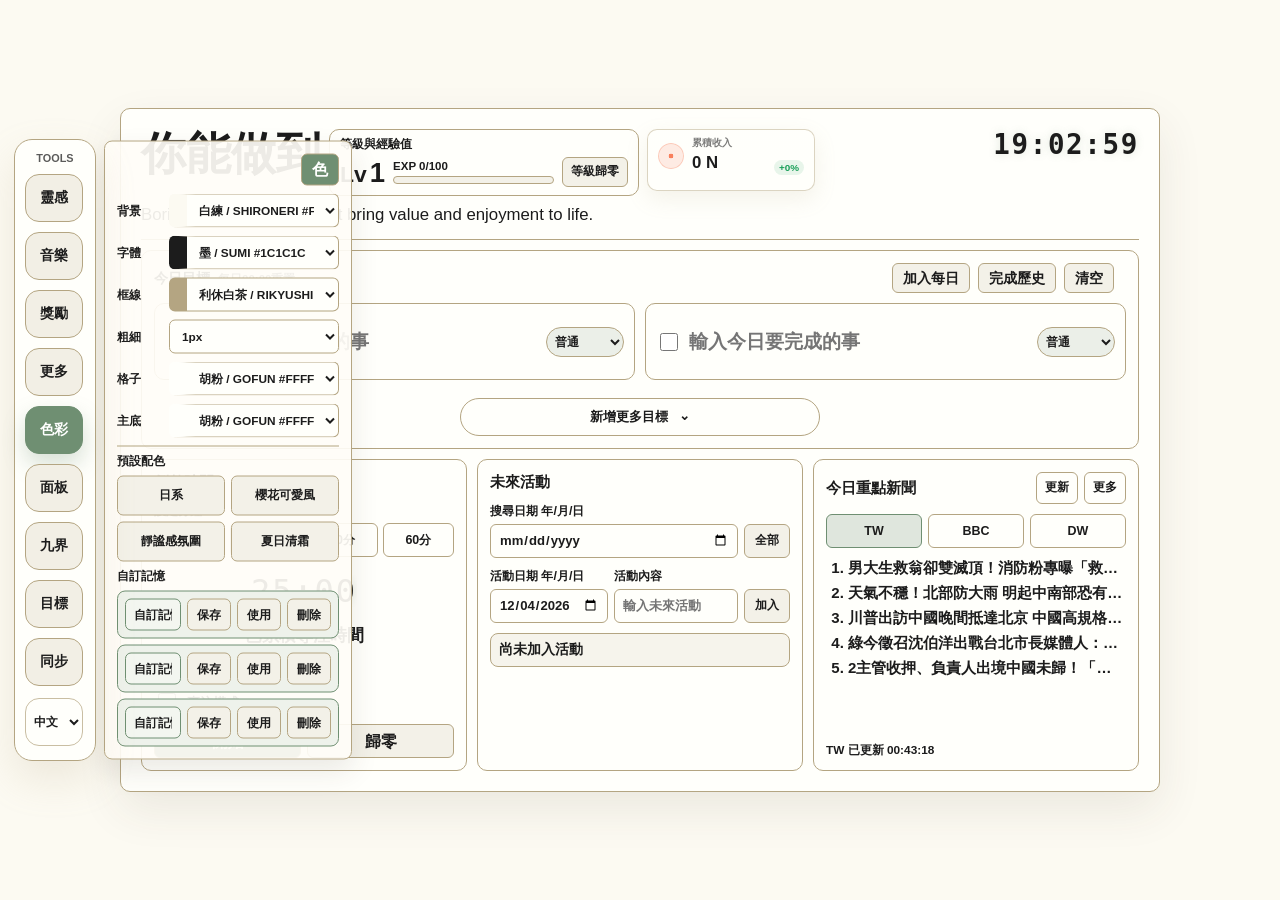
<file: index.html>
﻿<!doctype html>
<html lang="zh-Hant">
  <head>
    <meta charset="UTF-8" />
    <meta name="viewport" content="width=device-width, initial-scale=1.0" />
    <title>&#20320;&#33021;&#20570;&#21040;</title>
    <meta name="theme-color" content="#ffffff" />
    <meta name="apple-mobile-web-app-capable" content="yes" />
    <meta name="apple-mobile-web-app-title" content="&#20320;&#33021;&#20570;&#21040;" />
    <link rel="manifest" href="manifest.webmanifest?v=20260519-06" />
    <link rel="apple-touch-icon" href="app-icon.svg?v=20260519-06" />
    <link rel="stylesheet" href="styles.css?v=20260519-06" />
  </head>
  <body>
    <aside class="tool-sidebar" data-open="false" aria-label="quick tools">
      <strong>TOOLS</strong>
      <div id="toolSidebarItems" class="tool-sidebar-items">
        <button type="button" data-tool="inspiration"><img class="tool-icon" src="[data-uri]" alt="" /><span class="tool-label">&#38728;&#24863;</span></button>
        <button type="button" data-tool="music"><img class="tool-icon" src="[data-uri]" alt="" /><span class="tool-label">&#38899;&#27138;</span></button>
        <button type="button" data-tool="reward"><img class="tool-icon" src="[data-uri]" alt="" /><span class="tool-label">&#29518;&#21237;</span></button>
        <button id="toolSidebarToggleBtn" class="tool-sidebar-toggle" type="button" aria-expanded="false" aria-controls="toolMoreItems"><img class="tool-icon" src="[data-uri]" alt="" /><span class="tool-label">&#26356;&#22810;</span></button>
      </div>
      <div id="toolMoreItems" class="tool-more-items">
        <button type="button" data-tool="theme">&#33394;&#24425;</button>
        <button type="button" data-tool="layout">&#38754;&#26495;</button>
        <button type="button" data-tool="worlds">&#20061;&#30028;</button>
        <button id="dailyTodoSaveBtn" type="button">&#30446;&#27161;</button>
        <button id="syncToggleBtn" type="button" aria-expanded="false" aria-controls="syncPanel">&#21516;&#27493;</button>
        <label class="language-control tool-language-control">
          <span>&#35486;&#35328;</span>
          <select id="languageSelect">
            <option value="zh">&#20013;&#25991;</option>
            <option value="en">English</option>
            <option value="de">Deutsch</option>
            <option value="ja">&#26085;&#26412;&#35486;</option>
          </select>
        </label>
      </div>
    </aside>

    <aside class="music-dock" data-open="false" aria-label="music player">
      <button id="musicToggleBtn" class="music-toggle" type="button" aria-expanded="false" aria-controls="musicPanel">&#38899;</button>
      <section id="musicPanel" class="music-panel">
        <div class="music-head">
          <span>&#38899;&#27138;</span>
          <button id="musicCloseBtn" type="button" aria-label="&#38364;&#38281;">&times;</button>
        </div>
        <label class="music-file-field">
          <span>&#36984;&#25799;&#26412;&#27231;&#38899;&#27284;</span>
          <input id="musicFileInput" type="file" accept="audio/*,.webm" multiple />
        </label>
        <select id="musicSelect" aria-label="music list"></select>
        <div class="music-actions">
          <button id="musicPlayBtn" type="button">&#25773;&#25918;</button>
          <button id="musicPauseBtn" type="button">&#26283;&#20572;</button>
          <label>
            <input id="musicLoopInput" type="checkbox" />
            <span>&#24490;&#29872;</span>
          </label>
        </div>
        <input id="musicVolumeInput" type="range" min="0" max="100" value="70" aria-label="music volume" />
        <p id="musicStatus" class="music-status"></p>
        <audio id="musicAudio" preload="metadata"></audio>
      </section>
    </aside>
    <aside class="reward-dock" data-open="false" aria-label="reward list">
      <section id="rewardPanel" class="reward-panel">
        <div class="reward-head">
          <span>&#29518;&#21237;&#21015;&#34920;</span>
          <small id="rewardPanelCount">0/0</small>
          <button id="rewardHistoryBtn" type="button">&#27511;&#21490;&#29554;&#24471;</button>
          <button id="rewardCloseBtn" type="button" aria-label="&#38364;&#38281;">&times;</button>
        </div>
        <div id="rewardList" class="reward-list"></div>
      </section>
    </aside>
    <aside class="right-dock" data-collapsed="true" aria-label="side panels">
      <button class="right-dock-toggle" id="rightDockToggleBtn" type="button" aria-expanded="false">&#30028;</button>
      <div class="color-swatch-grid" aria-label="color swatches">
        <span data-world="1" data-world-name="Asgard" data-tooltip="?踵??蟡?嚗?#10;?詨?嚗旨???#10;?拇?嚗圾?迂??蝷箸?撠晞??亦?亦?畾踴?蝡閰拐遙??#10;?拙?嚗??撠望?" title="?踵??/ Asgard嚚旨??? style="--swatch-main: #F6E7A1; --swatch-sub: #FFFDF5;">A</span>
        <span data-world="2" data-world-name="Vanaheim" data-tooltip="?舐?瘚瑕?嚗??賜?嚗?#10;?詨?嚗???#10;?拇?嚗飛蝧??押??賣邦???????敞蝛?憭拇?瘞?#10;?拙?嚗?脖耨蝟餌絞" title="?舐?瘚瑕? / Vanaheim嚚??? style="--swatch-main: #3FAF7A; --swatch-sub: #A8E6C1;">V</span>
        <span data-world="3" data-world-name="Midgard" data-tooltip="蝐喳噸??鈭箇?嚗?#10;?詨?嚗撖衣?瘣?#10;?拇?嚗??乩遙?ㄡ憌?????Ｙ恣??#10;摰?嚗??曉祕?暑 RPG ?? title="蝐喳噸??/ Midgard嚚撖衣?瘣? style="--swatch-main: #9C6B3F; --swatch-sub: #D7B892;">M</span>
        <span data-world="4" data-world-name="Jotunheim" data-tooltip="蝝?瘚瑕?嚗楊鈭箏?嚗?#10;?詨?嚗??游???#10;?拇?嚗oss?啜芋?祈??????????箸芋撘?#10;閮剛?嚗芋?祈?= 銝?Boss" title="蝝?瘚瑕? / Jotunheim嚚??游??? style="--swatch-main: #7C93A8; --swatch-sub: #D9E4EC;">J</span>
        <span data-world="5" data-world-name="Alfheim" data-tooltip="鈭憭急絲憪??移??&#10;?詨?嚗???#10;?拇?嚗??怒璅????雿??????#10;摰?嚗?芋撘? title="鈭憭急絲憪?/ Alfheim嚚??? style="--swatch-main: #DDEAF5; --swatch-sub: #FFFFFF;">A</span>
        <span data-world="6" data-world-name="Nidavellir" data-tooltip="暺?????嚗?#10;?詨?嚗霅?撌?#10;?拇?嚗?撽???????賡脣???璇???閮移??#10;?拙?嚗仃??撽??? title="暺???/ Nidavellir嚚霅?撌? style="--swatch-main: #4A3B5E; --swatch-sub: #7A6E8E;">N</span>
        <span data-world="7" data-world-name="Muspelheim" data-tooltip="?怎?嚗??航??暹絲憪?&#10;?詨?嚗????#10;?拇?嚗XP ?????暑??????望芋撘?#10;?拙?嚗擗???" title="?怎? / Muspelheim嚚???? style="--swatch-main: #E84A1C; --swatch-sub: #FFB347;">M</span>
        <span data-world="8" data-world-name="Niflheim" data-tooltip="?啁?嚗側蝳瘚瑕?嚗?#10;?詨?嚗???瘜?#10;?拇?嚗楛摨血?瘜具orest 璅∪???芷??詻?瘚?#10;瘞??嚗????扼?敹? title="?啁? / Niflheim嚚???瘜? style="--swatch-main: #BFD7EA; --swatch-sub: #EEF7FC;">N</span>
        <span data-world="9" data-world-name="Helheim" data-tooltip="瘚瑞瘚瑕?嚗滿??&#10;?詨?嚗仃?儐??#10;?拇?嚗仃???香鈭∪??整??儔瘣颯??脣?&#10;鞈?嚗仃??撽?= 鈭∟霅???敺??賡?擳" title="瘚瑞瘚瑕? / Helheim嚚仃?儐?? style="--swatch-main: #3C2F52; --swatch-sub: #76608A;">H</span>
      </div>
      <section class="inventory-panel" data-collapsed="false" aria-label="inventory grid">
        <button class="inventory-toggle" id="inventoryToggleBtn" type="button" aria-expanded="true">
          <span>&#32972;&#21253;</span>
          <span aria-hidden="true">&#8964;</span>
        </button>
        <ol class="inventory-grid" id="inventoryGrid">
          <li></li><li></li><li></li><li></li>
          <li></li><li></li><li></li><li></li>
          <li></li><li></li><li></li><li></li>
          <li></li><li></li><li></li><li></li>
          <li></li><li></li><li></li><li></li>
          <li></li><li></li><li></li><li></li>
          <li></li><li></li><li></li><li></li>
          <li></li><li></li><li></li><li></li>
        </ol>
      </section>
    </aside>
    <main class="device-shell">
      <section class="device-panel" aria-label="study counter device">
        <header class="device-header">
          <div>
            <div class="title-row">
              <h1>&#20320;&#33021;&#20570;&#21040;</h1>
              <section class="level-mini">
                <span class="level-mini-label">&#31561;&#32026;&#33287;&#32147;&#39511;&#20540;</span>
                <div class="level-mini-main"><small>Lv</small><span id="levelValue">1</span></div>
                <div class="xp-panel">
                  <span>EXP <b id="xpValue">0</b>/<b id="xpNeedValue">100</b></span>
                  <div class="xp-bar" aria-hidden="true"><i id="xpBar"></i></div>
                </div>
                <button id="levelResetBtn" type="button">&#31561;&#32026;&#27512;&#38646;</button>
              </section>
              <section class="reward-mini" aria-label="reward income">
                <span id="rewardLabel">&#23067;&#27138;&#25910;&#20837;</span>
                <strong><b id="nCoinValue">0</b> N</strong>
                <small id="rewardGrowth">+0%</small>
                <em id="rewardLatest">&#23578;&#26410;&#25481;&#33853;</em>
              </section>
            </div>
            <p class="tagline">Boring&rsquo; = simple things that bring value and enjoyment to life.</p>
          </div>
          <div class="current-time" aria-live="polite">
            <span>&#29694;&#22312;&#26178;&#38291;</span>
            <b id="currentTime">--:--:--</b>
          </div>
        </header>

        <section id="syncPanel" class="sync-panel" data-open="false" aria-label="sync">
          <div class="sync-head">
            <span>&#33258;&#21205;&#20633;&#20221;</span>
            <button id="syncCloseBtn" type="button" aria-label="&#38364;&#38281;">&times;</button>
          </div>
          <input id="syncUrlInput" type="hidden" value="https://script.google.com/macros/s/AKfycbxFvPv6gazMnjheujk_gsx5ZtijmhJ5vz9N656YyUvT0517EXmSsteBTJ_gftCgtDsU/exec" />
          <label class="sync-password-field">
            <span>&#20633;&#20221;&#23494;&#30908;</span>
            <input id="syncTokenInput" type="password" placeholder="&#36664;&#20837;&#20320;&#33258;&#24049;&#35373;&#23450;&#30340;&#21516;&#27493;&#23494;&#30908;" />
          </label>
          <div class="sync-actions">
            <button id="syncSaveBtn" type="button">&#31435;&#21363;&#20633;&#20221;</button>
            <button id="syncLoadBtn" type="button">&#36996;&#21407;</button>
          </div>
          <p id="syncStatus" class="sync-status"></p>
        </section>

        <section class="goal-panel" aria-label="today goals">
          <div class="goal-head">
            <div class="goal-title">
              <span>&#20170;&#26085;&#30446;&#27161;</span>
              <small>&#27599;&#26085;00:00&#37325;&#32622;</small>
            </div>
            <div class="goal-actions">
              <button id="dailyTodoApplyBtn" type="button">&#21152;&#20837;&#27599;&#26085;</button>
              <button id="completedGoalsBtn" type="button">&#23436;&#25104;&#27511;&#21490;</button>
              <button id="goalResetBtn" type="button">&#28165;&#31354;</button>
            </div>
          </div>
          <div class="todo-grid">
            <label class="todo-item">
              <input class="todo-check" type="checkbox" data-todo-check="0" />
              <input class="todo-text" type="text" data-todo-text="0" placeholder="&#36664;&#20837;&#20170;&#26085;&#35201;&#23436;&#25104;&#30340;&#20107;" />
              <select class="todo-type" data-todo-type="0"></select>
              <input class="todo-deadline" type="time" data-todo-deadline="0" />
            </label>
            <label class="todo-item">
              <input class="todo-check" type="checkbox" data-todo-check="1" />
              <input class="todo-text" type="text" data-todo-text="1" placeholder="&#36664;&#20837;&#20170;&#26085;&#35201;&#23436;&#25104;&#30340;&#20107;" />
              <select class="todo-type" data-todo-type="1"></select>
              <input class="todo-deadline" type="time" data-todo-deadline="1" />
            </label>
          </div>
          <div class="extra-goals" data-expanded="false">
            <div class="extra-goals-content" id="extraGoalsContent">
              <div class="todo-grid">
              <label class="todo-item">
                <input class="todo-check" type="checkbox" data-todo-check="2" />
                <input class="todo-text" type="text" data-todo-text="2" placeholder="&#36664;&#20837;&#20170;&#26085;&#35201;&#23436;&#25104;&#30340;&#20107;" />
                <select class="todo-type" data-todo-type="2"></select>
                <input class="todo-deadline" type="time" data-todo-deadline="2" />
              </label>
              <label class="todo-item">
                <input class="todo-check" type="checkbox" data-todo-check="3" />
                <input class="todo-text" type="text" data-todo-text="3" placeholder="&#36664;&#20837;&#20170;&#26085;&#35201;&#23436;&#25104;&#30340;&#20107;" />
                <select class="todo-type" data-todo-type="3"></select>
                <input class="todo-deadline" type="time" data-todo-deadline="3" />
              </label>
              <label class="todo-item">
                <input class="todo-check" type="checkbox" data-todo-check="4" />
                <input class="todo-text" type="text" data-todo-text="4" placeholder="&#36664;&#20837;&#20170;&#26085;&#35201;&#23436;&#25104;&#30340;&#20107;" />
                <select class="todo-type" data-todo-type="4"></select>
              <input class="todo-deadline" type="time" data-todo-deadline="4" />
              </label>
              <label class="todo-item">
                <input class="todo-check" type="checkbox" data-todo-check="5" />
                <input class="todo-text" type="text" data-todo-text="5" placeholder="&#36664;&#20837;&#20170;&#26085;&#35201;&#23436;&#25104;&#30340;&#20107;" />
                <select class="todo-type" data-todo-type="5"></select>
              <input class="todo-deadline" type="time" data-todo-deadline="5" />
              </label>
              <label class="todo-item">
                <input class="todo-check" type="checkbox" data-todo-check="6" />
                <input class="todo-text" type="text" data-todo-text="6" placeholder="&#36664;&#20837;&#20170;&#26085;&#35201;&#23436;&#25104;&#30340;&#20107;" />
                <select class="todo-type" data-todo-type="6"></select>
              <input class="todo-deadline" type="time" data-todo-deadline="6" />
              </label>
              <label class="todo-item">
                <input class="todo-check" type="checkbox" data-todo-check="7" />
                <input class="todo-text" type="text" data-todo-text="7" placeholder="&#36664;&#20837;&#20170;&#26085;&#35201;&#23436;&#25104;&#30340;&#20107;" />
                <select class="todo-type" data-todo-type="7"></select>
              <input class="todo-deadline" type="time" data-todo-deadline="7" />
              </label>
              </div>
            </div>
            <button class="extra-goals-toggle" id="extraGoalsToggleBtn" type="button" aria-expanded="false" aria-controls="extraGoalsContent">
              <span>&#26032;&#22686;&#26356;&#22810;&#30446;&#27161;</span>
              <span class="extra-goals-icon" aria-hidden="true">&#8964;</span>
            </button>
          </div>
        </section>

        <section class="counter-grid" aria-label="study counters">
          <article class="counter-card time-card">
            <span class="counter-label">&#20498;&#25976;&#26178;&#38291;</span>
            <label class="countdown-setting">
              <span>&#35373;&#23450;&#20998;&#37912;</span>
              <div class="countdown-setting-controls">
                <input id="countdownMinutesInput" type="hidden" min="1" step="1" value="25" />
                <div class="countdown-preset-row" aria-label="countdown presets">
                  <button type="button" data-countdown-minutes="2">2&#20998;</button>
                  <button type="button" data-countdown-minutes="10">10&#20998;</button>
                  <button type="button" data-countdown-minutes="30">30&#20998;</button>
                  <button type="button" data-countdown-minutes="60">60&#20998;</button>
                </div>
              </div>
            </label>
            <strong><span id="studyTime">25:00</span></strong>
            <p class="focus-total">
              <span>&#24050;&#32047;&#31309;&#23560;&#27880;&#26178;&#38291;</span>
              <b><span id="focusTotalMinutes">0</span> <span id="focusTotalUnit">&#20998;&#37912;</span></b>
            </p>
            <div class="running-cat-image" aria-hidden="true">
              <span class="cat-photo-base"></span>
              <span class="cat-photo-part cat-photo-tail"></span>
              <span class="cat-photo-part cat-photo-back-leg"></span>
              <span class="cat-photo-part cat-photo-front-leg"></span>
            </div>
            <label class="focus-toggle">
              <input id="focusModeInput" type="checkbox" />
              <span>&#23560;&#27880;&#27169;&#24335;</span>
            </label>
            <button id="focusExitBtn" class="focus-exit" type="button">&#36864;&#20986;</button>
            <div class="counter-actions">
              <button id="timerToggleBtn" type="button">&#38283;&#22987;</button>
              <button id="timerResetBtn" type="button">&#27512;&#38646;</button>
            </div>
          </article>

          <article class="counter-card future-card">
            <span class="counter-label">&#26410;&#20358;&#27963;&#21205;</span>
            <div class="future-tools">
              <label class="future-search-field date-field">
                <span>&#25628;&#23563;&#26085;&#26399;</span>
                <input id="futureSearchDateInput" type="date" />
              </label>
              <button id="futureClearSearchBtn" type="button">&#20840;&#37096;</button>
            </div>
            <div class="future-add">
              <label class="date-field">
                <span>&#27963;&#21205;&#26085;&#26399;</span>
                <input id="futureDateInput" type="date" />
              </label>
              <label>
                <span>&#27963;&#21205;&#20839;&#23481;</span>
                <input id="futureTextInput" type="text" placeholder="&#36664;&#20837;&#26410;&#20358;&#27963;&#21205;" />
              </label>
              <button id="futureAddBtn" type="button">&#21152;&#20837;</button>
            </div>
            <ol id="futureList" class="future-list"></ol>
          </article>

          <article class="counter-card news-card">
            <div class="news-head">
              <span class="counter-label">&#20170;&#26085;&#37325;&#40670;&#26032;&#32862;</span>
              <div class="news-actions">
                <button id="newsRefreshBtn" type="button">&#26356;&#26032;</button>
                <a id="newsMoreLink" href="https://news.google.com/topstories?hl=zh-TW&gl=TW&ceid=TW:zh-Hant" target="_blank" rel="noreferrer">&#26356;&#22810;</a>
              </div>
            </div>
            <div class="news-sources" aria-label="news sources">
              <button type="button" data-news-source="tw">TW</button>
              <button type="button" data-news-source="bbc">BBC</button>
              <button type="button" data-news-source="dw">DW</button>
            </div>
            <ol id="newsList" class="news-list">
              <li>&#36617;&#20837;&#26032;&#32862;&#20013;</li>
            </ol>
            <p id="newsStatus" class="news-status"></p>
          </article>
        </section>

        <span id="saveStatus" class="save-status" aria-live="polite"></span>
      </section>
    </main>

    <aside class="theme-control" aria-label="theme color controls">
      <button id="themeToggleBtn" class="theme-toggle" type="button" aria-label="&#25910;&#21512;&#33394;&#24425;&#35373;&#23450;">&#33394;</button>
      <label>
        <span>&#32972;&#26223;</span>
        <select id="bgColorInput"></select>
      </label>
      <label>
        <span>&#23383;&#39636;</span>
        <select id="textColorInput"></select>
      </label>
      <label>
        <span>&#26694;&#32218;</span>
        <select id="lineColorInput"></select>
      </label>
      <label>
        <span>&#31895;&#32048;</span>
        <select id="lineWidthInput">
          <option value="1px">1px</option>
          <option value="2px">2px</option>
          <option value="3px">3px</option>
          <option value="4px">4px</option>
        </select>
      </label>
      <label>
        <span>&#26684;&#23376;</span>
        <select id="paperColorInput"></select>
      </label>
      <label>
        <span>&#20027;&#24213;</span>
        <select id="timerColorInput"></select>
      </label>
      <div class="theme-memory" aria-label="theme memory slots">
        <span>&#38928;&#35373;&#37197;&#33394;</span>
        <div class="theme-preset-grid">
          <button type="button" data-theme-preset="0">&#26085;&#31995;</button>
          <button type="button" data-theme-preset="1">&#27387;&#33457;&#21487;&#24859;&#39080;</button>
          <button type="button" data-theme-preset="2">&#32654;&#22283;&#24489;&#21476;&#39080;&#26684;</button>
          <button type="button" data-theme-preset="3">&#22799;&#26085;&#28165;&#38684;</button>
        </div>
        <span>&#33258;&#35330;&#35352;&#25014;</span>
        <div class="theme-slot">
          <input type="text" data-theme-name="0" placeholder="&#33258;&#35330; 1" />
          <button type="button" data-theme-save="0">&#20445;&#23384;</button>
          <button type="button" data-theme-load="0">&#20351;&#29992;</button>
          <button type="button" data-theme-delete="0">&#21034;&#38500;</button>
        </div>
        <div class="theme-slot">
          <input type="text" data-theme-name="1" placeholder="&#33258;&#35330; 2" />
          <button type="button" data-theme-save="1">&#20445;&#23384;</button>
          <button type="button" data-theme-load="1">&#20351;&#29992;</button>
          <button type="button" data-theme-delete="1">&#21034;&#38500;</button>
        </div>
        <div class="theme-slot">
          <input type="text" data-theme-name="2" placeholder="&#33258;&#35330; 3" />
          <button type="button" data-theme-save="2">&#20445;&#23384;</button>
          <button type="button" data-theme-load="2">&#20351;&#29992;</button>
          <button type="button" data-theme-delete="2">&#21034;&#38500;</button>
        </div>
      </div>
    </aside>

    <aside class="inspiration-dock" data-open="false" aria-label="inspiration notes">
      <button id="inspirationToggleBtn" class="inspiration-toggle" type="button" aria-expanded="false" aria-controls="inspirationPanel">&#38728;</button>
      <section id="inspirationPanel" class="inspiration-panel">
        <div class="inspiration-head">
          <span>&#38728;&#24863;&#23531;&#20837;</span>
          <b id="inspirationCount" class="inspiration-count">0/500</b>
          <button id="inspirationCloseBtn" type="button" aria-label="&#38364;&#38281;">&times;</button>
        </div>
        <textarea id="inspirationInput" rows="4" placeholder="&#20808;&#25226;&#33126;&#20013;&#30340;&#27083;&#24819;&#20002;&#36914;&#20358;"></textarea>
        <div class="inspiration-actions">
          <button id="inspirationSaveBtn" type="button">&#20445;&#23384;</button>
          <button id="inspirationClearBtn" type="button">&#28165;&#31354;</button>
        </div>
        <ol id="inspirationList" class="inspiration-list"></ol>
      </section>
    </aside>

    <aside class="layout-control collapsed" aria-label="panel display controls">
      <button id="layoutToggleBtn" class="layout-toggle" type="button" aria-expanded="false" aria-controls="layoutPanel">&#38754;</button>
      <section id="layoutPanel" class="layout-panel">
        <div class="layout-head">
          <span>&#38754;&#26495;&#39023;&#31034;</span>
          <button id="layoutCloseBtn" type="button" aria-label="&#38364;&#38281;">&times;</button>
        </div>
        <div id="layoutOptions" class="layout-options"></div>
      </section>
    </aside>

    <div id="bombOverlay" class="bomb-overlay" hidden role="alert" aria-live="assertive">
      <div class="bomb-card">
        <div class="bomb-icon" aria-hidden="true">&#128163;</div>
        <strong>&#26178;&#38291;&#21040;&#65281;</strong>
        <span>&#20241;&#24687;&#19968;&#19979;&#65292;&#28982;&#24460;&#32380;&#32396;&#21069;&#36914;&#12290;</span>
        <button id="bombCloseBtn" type="button">&#30693;&#36947;&#20102;</button>
      </div>
    </div>

    <script src="nippon-colors.js?v=20260516-21"></script>
    <script src="app.js?v=20260519-06"></script>
    <script>
      if ("serviceWorker" in navigator) {
        window.addEventListener("load", () => {
          navigator.serviceWorker.register("./service-worker.js?v=20260519-06").catch(() => {});
        });
      }
    </script>
  </body>
</html>
</file>
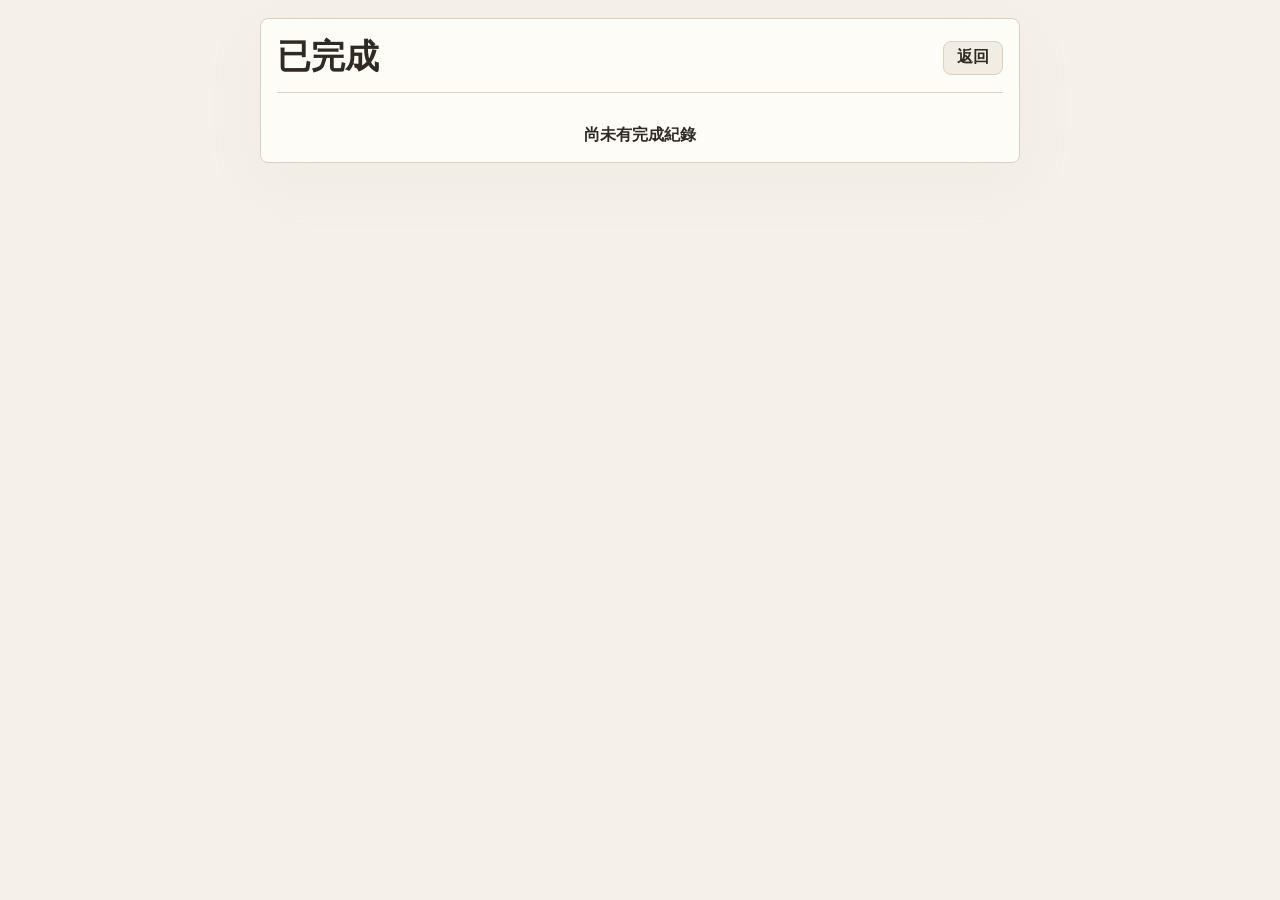
<file: completed.html>
﻿<!doctype html>
<html lang="zh-Hant">
  <head>
    <meta charset="UTF-8" />
    <meta name="viewport" content="width=device-width, initial-scale=1.0" />
    <title>Completed</title>
    <meta name="theme-color" content="#ffffff" />
    <link rel="manifest" href="manifest.webmanifest?v=20260519-06" />
    <link rel="stylesheet" href="styles.css?v=20260519-06" />
    <style>
      body {
        min-height: 100vh;
        padding: 18px;
        overflow-y: auto !important;
        overflow-x: hidden;
      }

      .history-shell {
        width: min(760px, 100%);
        margin: 0 auto;
        padding: 16px;
        border: var(--line-width) solid var(--line);
        border-radius: 8px;
        background: var(--panel-bg);
        box-shadow: 0 18px 60px color-mix(in srgb, var(--line) 14%, transparent);
      }

      .history-head {
        display: flex;
        align-items: center;
        justify-content: space-between;
        gap: 12px;
        padding-bottom: 12px;
        border-bottom: var(--line-width) solid var(--line);
      }

      .history-head h1 {
        margin: 0;
        font-size: clamp(1.45rem, 4vw, 2.1rem);
        font-weight: 900;
      }

      .history-head a,
      .restore-btn {
        display: inline-grid;
        min-height: 34px;
        place-items: center;
        padding: 0 13px;
        border: var(--line-width) solid var(--line);
        border-radius: 8px;
        background: var(--paper-soft);
        color: var(--ink);
        font: inherit;
        font-weight: 900;
        line-height: 1.15;
        overflow-wrap: anywhere;
        text-decoration: none;
      }

      .history-list {
        display: grid;
        gap: 12px;
        margin-top: 14px;
      }

      .history-day {
        display: grid;
        gap: 8px;
        padding: 12px;
        border: var(--line-width) solid var(--line);
        border-radius: 8px;
        background: var(--paper);
      }

      .history-day h2 {
        margin: 0;
        font-size: 1rem;
        font-weight: 900;
      }

      .history-day ol {
        display: grid;
        gap: 7px;
        margin: 0;
        padding: 0;
        list-style: none;
      }

      .history-item {
        display: grid;
        grid-template-columns: minmax(0, 1fr) auto;
        gap: 8px;
        align-items: center;
        padding: 8px 9px;
        border: var(--line-width) solid color-mix(in srgb, var(--line) 58%, transparent);
        border-radius: 8px;
        background: color-mix(in srgb, var(--panel-bg) 58%, transparent);
      }

      .history-item span {
        min-width: 0;
        line-height: 1.5;
        font-weight: 800;
        overflow-wrap: anywhere;
      }

      .restore-btn {
        min-height: 30px;
        padding: 0 11px;
        cursor: pointer;
      }

      .empty-history {
        margin: 18px 0 0;
        color: var(--ink);
        font-weight: 800;
        text-align: center;
      }

      html[lang="de"] .history-head {
        align-items: flex-start;
      }

      html[lang="de"] .history-head a,
      html[lang="de"] .restore-btn {
        font-size: 0.78rem;
      }

      @media (max-width: 560px) {
        body {
          padding: 10px;
        }

        .history-shell {
          padding: 12px;
        }

        .history-item {
          grid-template-columns: 1fr;
        }

        .restore-btn {
          justify-self: end;
        }
      }
    </style>
  </head>
  <body>
    <main class="history-shell">
      <header class="history-head">
        <h1 id="pageTitle"></h1>
        <a id="backLink" href="index.html"></a>
      </header>
      <section id="historyList" class="history-list" aria-label="completed goals"></section>
      <p id="emptyHistory" class="empty-history" hidden></p>
    </main>
    <script>
      const storageKey = "minimal-study-counter-v1";
      const themeStorageKey = "minimal-study-counter-theme-v1";
      const languageStorageKey = "minimal-study-counter-language-v1";
      const todoCount = 8;
      const translations = {
        zh: {
          htmlLang: "zh-Hant",
          title: "\u5df2\u5b8c\u6210",
          back: "\u8fd4\u56de",
          empty: "\u5c1a\u672a\u6709\u5b8c\u6210\u7d00\u9304",
          restore: "\u56de\u5fa9",
          uncategorized: "\u672a\u5206\u985e",
          fullAlert: "\u4eca\u65e5\u76ee\u6a19\u5df2\u6eff\uff0c\u8acb\u5148\u7a7a\u51fa\u4e00\u683c\u518d\u56de\u5fa9\u3002",
        },
        en: {
          htmlLang: "en",
          title: "Completed",
          back: "Back",
          empty: "No completed records yet",
          restore: "Restore",
          uncategorized: "Uncategorized",
          fullAlert: "Today's goals are full. Please free one slot before restoring.",
        },
        de: {
          htmlLang: "de",
          title: "Fertig",
          back: "Zur\u00fcck",
          empty: "Noch keine erledigten Eintr\u00e4ge",
          restore: "Zur\u00fcck",
          uncategorized: "Ohne Datum",
          fullAlert: "Die Tagesziele sind voll. Bitte erst einen Platz freimachen.",
        },
        ja: {
          htmlLang: "ja",
          title: "\u5b8c\u4e86",
          back: "\u623b\u308b",
          empty: "\u307e\u3060\u5b8c\u4e86\u8a18\u9332\u306f\u3042\u308a\u307e\u305b\u3093",
          restore: "\u623b\u3059",
          uncategorized: "\u672a\u5206\u985e",
          fullAlert: "\u4eca\u65e5\u306e\u76ee\u6a19\u304c\u6e80\u676f\u3067\u3059\u30021\u3064\u7a7a\u3051\u3066\u304b\u3089\u623b\u3057\u3066\u304f\u3060\u3055\u3044\u3002",
        },
      };

      function currentLanguage() {
        const saved = localStorage.getItem(languageStorageKey);
        return translations[saved] ? saved : "zh";
      }

      function dict() {
        return translations[currentLanguage()];
      }

      function localDateKey() {
        const date = new Date();
        const year = date.getFullYear();
        const month = String(date.getMonth() + 1).padStart(2, "0");
        const day = String(date.getDate()).padStart(2, "0");
        return `${year}-${month}-${day}`;
      }

      function applyTheme() {
        try {
          const theme = JSON.parse(localStorage.getItem(themeStorageKey) || "{}");
          const root = document.documentElement;
          if (typeof theme.bg === "string") root.style.setProperty("--bg", theme.bg);
          if (typeof theme.text === "string") root.style.setProperty("--ink", theme.text);
          if (typeof theme.line === "string") root.style.setProperty("--line", theme.line);
          if (typeof theme.lineWidth === "string") root.style.setProperty("--line-width", theme.lineWidth);
          if (typeof theme.paper === "string") {
            root.style.setProperty("--paper", theme.paper);
            root.style.setProperty("--paper-soft", theme.paper);
          }
          if (typeof theme.timer === "string") root.style.setProperty("--panel-bg", theme.timer);
        } catch {}
      }

      function applyLanguage() {
        const text = dict();
        document.documentElement.lang = text.htmlLang;
        document.title = text.title;
        document.querySelector("#pageTitle").textContent = text.title;
        document.querySelector("#backLink").textContent = text.back;
        document.querySelector("#emptyHistory").textContent = text.empty;
      }

      function loadState() {
        try {
          return JSON.parse(localStorage.getItem(storageKey) || "{}") || {};
        } catch {
          return {};
        }
      }

      function saveState(state) {
        localStorage.setItem(storageKey, JSON.stringify(state));
      }

      function normalizeTodos(todos) {
        const list = Array.isArray(todos) ? todos : [];
        const active = list
          .map((todo) => ({
            text: String(todo?.text || "").trim(),
            done: Boolean(todo?.done),
          }))
          .filter((todo) => todo.text);
        return Array.from({ length: todoCount }, (_, index) => active[index] || { text: "", done: false });
      }

      function completedGoalsFrom(state) {
        return Array.isArray(state.completedGoals)
          ? state.completedGoals
              .map((goal) => ({
                id: String(goal?.id || `${Date.now()}-${Math.random().toString(16).slice(2)}`),
                text: String(goal?.text || "").trim(),
                date: /^\d{4}-\d{2}-\d{2}$/.test(String(goal?.date || "")) ? String(goal.date) : localDateKey(),
                completedAt: String(goal?.completedAt || new Date().toISOString()),
              }))
              .filter((goal) => goal.text)
          : [];
      }

      function groupByDate(items) {
        return items.reduce((groups, item) => {
          const date = item.date || dict().uncategorized;
          if (!groups[date]) groups[date] = [];
          groups[date].push(item);
          return groups;
        }, {});
      }

      function restoreGoal(goalId) {
        const state = loadState();
        const completedGoals = completedGoalsFrom(state);
        const goal = completedGoals.find((item) => item.id === goalId);
        if (!goal) return;

        const todos = normalizeTodos(state.goals?.todos);
        const activeTodos = todos.filter((todo) => todo.text);
        if (activeTodos.length >= todoCount) {
          window.alert(dict().fullAlert);
          return;
        }

        state.goals = {
          ...(state.goals && typeof state.goals === "object" ? state.goals : {}),
          todos: normalizeTodos([{ text: goal.text, done: false }, ...activeTodos]),
        };
        state.goalsDate = localDateKey();
        state.completedGoals = completedGoals.filter((item) => item.id !== goalId);
        saveState(state);
        render();
      }

      function render() {
        applyLanguage();
        const list = document.querySelector("#historyList");
        const empty = document.querySelector("#emptyHistory");
        const state = loadState();
        const cleanGoals = completedGoalsFrom(state).sort((a, b) =>
          String(b.completedAt || b.date || "").localeCompare(String(a.completedAt || a.date || "")),
        );

        empty.hidden = cleanGoals.length > 0;
        list.innerHTML = "";

        Object.entries(groupByDate(cleanGoals)).forEach(([date, goals]) => {
          const section = document.createElement("article");
          section.className = "history-day";
          const title = document.createElement("h2");
          title.textContent = date;
          const ol = document.createElement("ol");
          goals.forEach((goal) => {
            const li = document.createElement("li");
            li.className = "history-item";
            const text = document.createElement("span");
            text.textContent = goal.text;
            const button = document.createElement("button");
            button.className = "restore-btn";
            button.type = "button";
            button.textContent = dict().restore;
            button.addEventListener("click", () => restoreGoal(goal.id));
            li.append(text, button);
            ol.append(li);
          });
          section.append(title, ol);
          list.append(section);
        });
      }

      applyTheme();
      render();
    </script>
  </body>
</html>
</file>
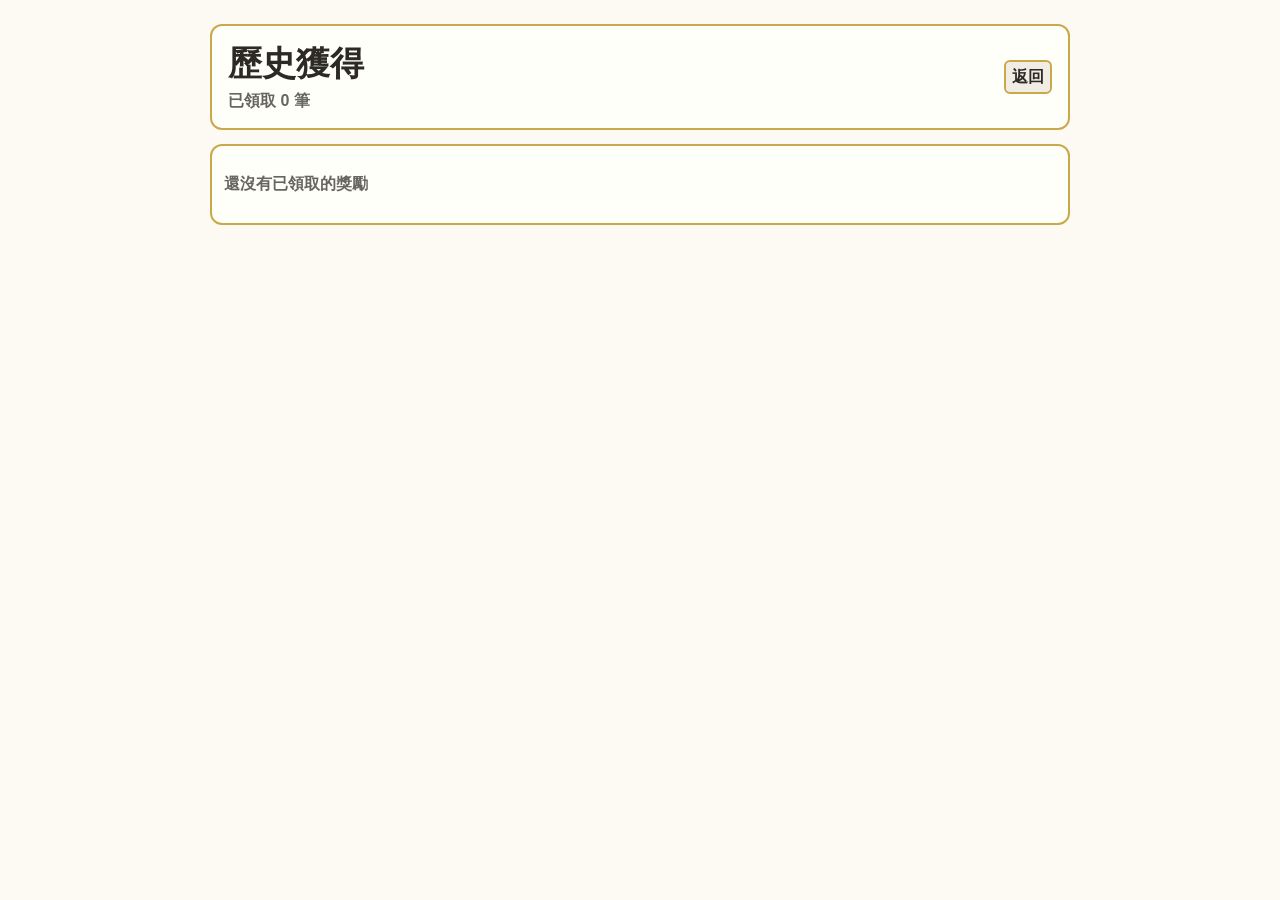
<file: rewards.html>
﻿<!doctype html>
<html lang="zh-Hant">
  <head>
    <meta charset="UTF-8" />
    <meta name="viewport" content="width=device-width, initial-scale=1.0" />
    <title>&#27511;&#21490;&#29554;&#24471;</title>
    <meta name="theme-color" content="#ffffff" />
    <link rel="manifest" href="manifest.webmanifest?v=20260519-06" />
    <link rel="stylesheet" href="styles.css?v=20260519-06" />
    <style>
      body {
        min-height: 100vh;
        padding: 24px;
        background: var(--bg, #fcfaf2);
        color: var(--ink, #2d2a26);
        overflow-y: auto !important;
        overflow-x: hidden;
      }

      .reward-history-page {
        display: grid;
        gap: 14px;
        width: min(860px, 100%);
        margin: 0 auto;
      }

      .history-header,
      .history-list {
        border: var(--line-width, 2px) solid var(--line, #caa94d);
        border-radius: 12px;
        background: color-mix(in srgb, var(--paper, #fffffb) 94%, transparent);
      }

      .history-header {
        display: grid;
        grid-template-columns: minmax(0, 1fr) auto;
        gap: 12px;
        align-items: center;
        padding: 16px;
      }

      h1 {
        margin: 0;
        font-size: clamp(1.5rem, 4vw, 2.1rem);
      }

      .history-count {
        margin: 4px 0 0;
        font-weight: 900;
        opacity: 0.72;
      }

      .history-list {
        display: grid;
        gap: 8px;
        min-height: 80px;
        padding: 12px;
      }

      .history-item {
        display: grid;
        grid-template-columns: minmax(0, 1fr) auto;
        gap: 10px;
        align-items: center;
        padding: 10px;
        border: var(--line-width, 2px) solid color-mix(in srgb, var(--line, #caa94d) 58%, transparent);
        border-radius: 10px;
        background: color-mix(in srgb, var(--paper, #fffffb) 88%, var(--line, #caa94d));
      }

      .history-item strong,
      .history-item small {
        display: block;
        overflow: hidden;
        text-overflow: ellipsis;
        white-space: nowrap;
      }

      .history-item small,
      .history-empty {
        color: color-mix(in srgb, var(--ink, #2d2a26) 72%, transparent);
        font-weight: 800;
      }

      @media (max-width: 560px) {
        body {
          padding: 12px;
        }

        .history-header {
          grid-template-columns: 1fr;
        }

        .history-header button,
        .history-item {
          width: 100%;
        }

        .history-item {
          grid-template-columns: 1fr;
        }
      }
    </style>
  </head>
  <body>
    <main class="reward-history-page">
      <header class="history-header">
        <div>
          <h1 id="pageTitle">&#27511;&#21490;&#29554;&#24471;</h1>
          <p id="historyCount" class="history-count">0</p>
        </div>
        <button id="backBtn" type="button">&#36820;&#22238;</button>
      </header>
      <section id="historyList" class="history-list"></section>
    </main>

    <script>
      const storageKey = "minimal-study-counter-v1";
      const themeStorageKey = "minimal-study-counter-theme-v1";
      const languageStorageKey = "minimal-study-counter-language";
      const text = {
        zh: {
          htmlLang: "zh-Hant",
          title: "\u6b77\u53f2\u7372\u5f97",
          back: "\u8fd4\u56de",
          count: "\u5df2\u9818\u53d6 {n} \u7b46",
          empty: "\u9084\u6c92\u6709\u5df2\u9818\u53d6\u7684\u734e\u52f5",
          gained: "\u6389\u843d",
          claimed: "\u9818\u53d6",
        },
        en: {
          htmlLang: "en",
          title: "Reward History",
          back: "Back",
          count: "{n} claimed",
          empty: "No claimed rewards yet",
          gained: "Dropped",
          claimed: "Claimed",
        },
        de: {
          htmlLang: "de",
          title: "Belohnungsverlauf",
          back: "Zurueck",
          count: "{n} erhalten",
          empty: "Noch keine erhaltenen Belohnungen",
          gained: "Fund",
          claimed: "Erhalten",
        },
        ja: {
          htmlLang: "ja",
          title: "\u7372\u5f97\u5c65\u6b74",
          back: "\u623b\u308b",
          count: "{n}\u4ef6\u53d7\u53d6\u6e08",
          empty: "\u53d7\u3051\u53d6\u3063\u305f\u5831\u916c\u306f\u307e\u3060\u3042\u308a\u307e\u305b\u3093",
          gained: "\u30c9\u30ed\u30c3\u30d7",
          claimed: "\u53d7\u53d6",
        },
      };

      const savedLanguage = localStorage.getItem(languageStorageKey);
      const lang = text[savedLanguage] ? savedLanguage : "zh";
      const dict = text[lang];
      document.documentElement.lang = dict.htmlLang;
      document.title = dict.title;

      function applyTheme() {
        try {
          const theme = JSON.parse(localStorage.getItem(themeStorageKey) || "{}");
          const root = document.documentElement;
          root.style.setProperty("--bg", theme.bg || "#FCFAF2");
          root.style.setProperty("--ink", theme.text || "#2D2A26");
          root.style.setProperty("--line", theme.line || "#CAA94D");
          root.style.setProperty("--line-width", theme.lineWidth || "2px");
          root.style.setProperty("--paper", theme.paper || "#FFFFFB");
        } catch {
          return;
        }
      }

      function normalizeRewards(items) {
        if (!Array.isArray(items)) return [];
        return items
          .map((item) => ({
            label: String(item?.label || "").trim(),
            coins: Math.max(0, Number.parseInt(item?.coins, 10) || 0),
            createdAt: String(item?.createdAt || new Date().toISOString()),
            claimedAt: item?.claimedAt ? String(item.claimedAt) : "",
          }))
          .filter((item) => item.label);
      }

      function formatDate(isoText) {
        const date = new Date(isoText);
        if (Number.isNaN(date.getTime())) return "";
        return date.toLocaleString(undefined, {
          year: "numeric",
          month: "2-digit",
          day: "2-digit",
          hour: "2-digit",
          minute: "2-digit",
        });
      }

      function render() {
        const saved = JSON.parse(localStorage.getItem(storageKey) || "{}");
        const rewards = normalizeRewards(saved.claimedRewardHistory);
        document.querySelector("#pageTitle").textContent = dict.title;
        document.querySelector("#backBtn").textContent = dict.back;
        document.querySelector("#historyCount").textContent = dict.count.replace("{n}", rewards.length);
        const list = document.querySelector("#historyList");
        list.innerHTML = "";
        if (!rewards.length) {
          const empty = document.createElement("p");
          empty.className = "history-empty";
          empty.textContent = dict.empty;
          list.append(empty);
          return;
        }
        rewards.forEach((reward) => {
          const row = document.createElement("article");
          row.className = "history-item";
          const textWrap = document.createElement("div");
          const name = document.createElement("strong");
          name.textContent = reward.label;
          const meta = document.createElement("small");
          const dropText = formatDate(reward.createdAt);
          const claimText = formatDate(reward.claimedAt);
          meta.textContent = `${dict.gained}: ${dropText}${claimText ? ` 繚 ${dict.claimed}: ${claimText}` : ""}`;
          textWrap.append(name, meta);
          const coins = document.createElement("small");
          coins.textContent = reward.coins ? `+${reward.coins} N` : "";
          row.append(textWrap, coins);
          list.append(row);
        });
      }

      document.querySelector("#backBtn").addEventListener("click", () => {
        window.location.href = "index.html";
      });

      applyTheme();
      render();
    </script>
  </body>
</html>
</file>
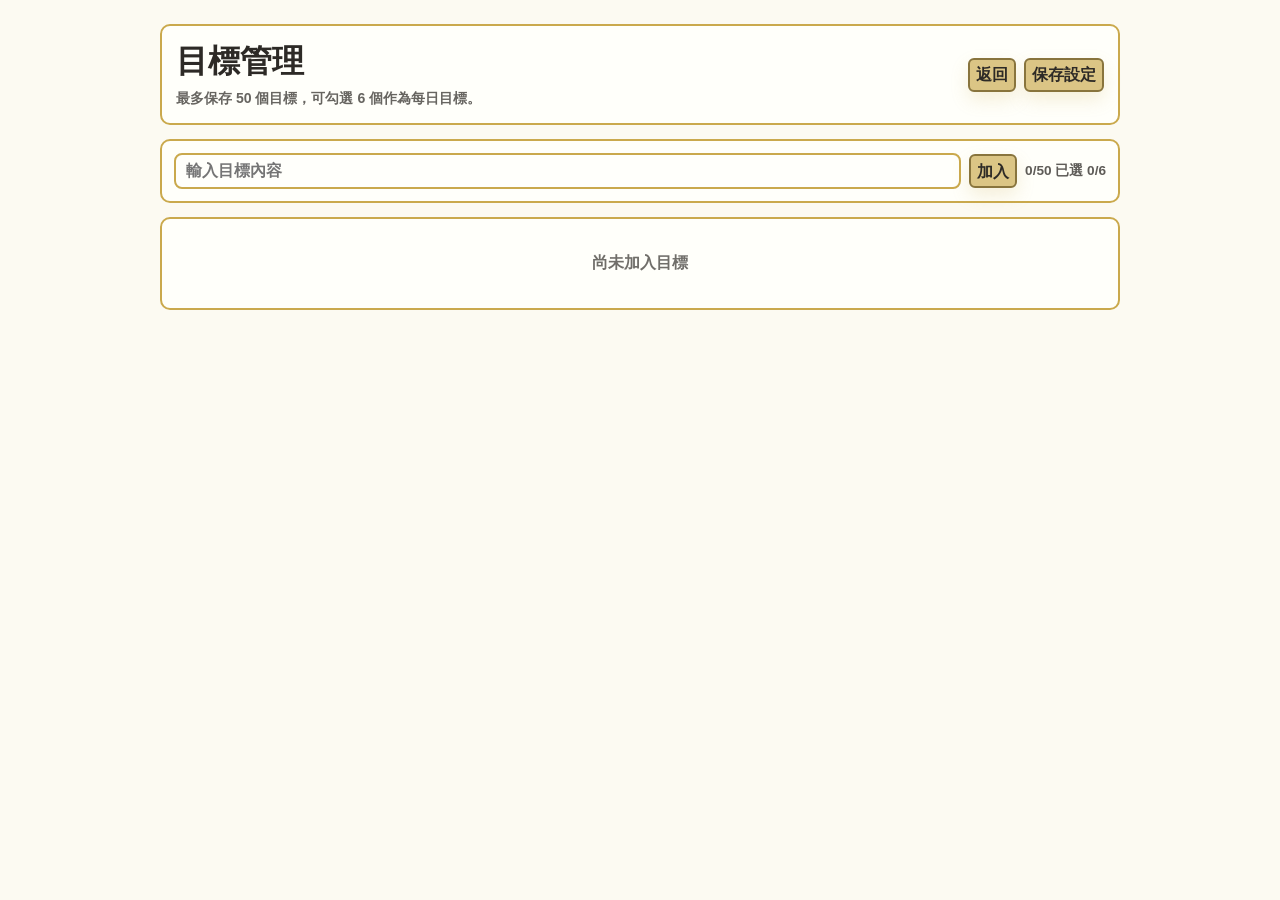
<file: routine.html>
﻿<!doctype html>
<html lang="zh-Hant">
  <head>
    <meta charset="UTF-8" />
    <meta name="viewport" content="width=device-width, initial-scale=1.0" />
    <title>&#30446;&#27161;&#31649;&#29702;</title>
    <meta name="theme-color" content="#ffffff" />
    <link rel="manifest" href="manifest.webmanifest?v=20260519-06" />
    <link rel="stylesheet" href="styles.css?v=20260519-06" />
    <style>
      body {
        min-height: 100vh;
        padding: 24px;
        background: var(--bg, #fcfaf2);
        color: var(--ink, #2d2a26);
        overflow-y: auto !important;
        overflow-x: hidden;
      }

      .routine-page {
        display: grid;
        gap: 14px;
        width: min(960px, 100%);
        margin: 0 auto;
      }

      .routine-header,
      .routine-toolbar,
      .routine-list {
        border: var(--line-width, 2px) solid var(--line, #caa94d);
        border-radius: 10px;
        background: color-mix(in srgb, var(--paper, #fffffb) 92%, transparent);
      }

      .routine-header {
        display: grid;
        grid-template-columns: minmax(0, 1fr) auto;
        gap: 12px;
        align-items: center;
        padding: 14px;
      }

      .routine-title {
        display: grid;
        gap: 4px;
      }

      .routine-title h1 {
        margin: 0;
        font-size: clamp(1.4rem, 4vw, 2rem);
        letter-spacing: 0;
      }

      .routine-title p {
        margin: 0;
        font-size: 0.88rem;
        font-weight: 800;
        line-height: 1.5;
        opacity: 0.72;
      }

      .routine-actions,
      .routine-toolbar {
        display: flex;
        flex-wrap: wrap;
        align-items: center;
        gap: 8px;
      }

      .routine-toolbar {
        padding: 12px;
      }

      .routine-actions button,
      .routine-toolbar button,
      .routine-row button {
        border-color: color-mix(in srgb, var(--ink, #2d2a26) 42%, var(--line, #caa94d));
        background: color-mix(in srgb, var(--line, #caa94d) 68%, var(--paper, #fffffb));
        color: var(--ink, #2d2a26);
        box-shadow: 0 8px 18px color-mix(in srgb, var(--line, #caa94d) 18%, transparent);
      }

      .routine-actions button:hover,
      .routine-actions button:focus-visible,
      .routine-toolbar button:hover,
      .routine-toolbar button:focus-visible,
      .routine-row button:hover,
      .routine-row button:focus-visible {
        border-color: var(--ink, #2d2a26);
        background: color-mix(in srgb, var(--line, #caa94d) 82%, var(--paper, #fffffb));
      }

      .routine-toolbar input,
      .routine-row input[type="text"],
      .routine-row input[type="time"],
      .routine-row select {
        min-height: 36px;
        border: var(--line-width, 2px) solid var(--line, #caa94d);
        border-radius: 8px;
        background: var(--paper, #fffffb);
        color: var(--ink, #2d2a26);
        font: inherit;
        font-weight: 800;
      }

      .routine-toolbar input {
        flex: 1 1 260px;
        min-width: 0;
        padding: 0 10px;
      }

      .routine-list {
        display: grid;
        gap: 8px;
        min-height: 36px;
        padding: 10px;
      }

      .routine-row {
        display: grid;
        grid-template-columns: auto minmax(0, 1fr) 96px 96px auto;
        gap: 8px;
        align-items: center;
        min-height: 52px;
        padding: 8px;
        border: var(--line-width, 2px) solid color-mix(in srgb, var(--line, #caa94d) 58%, transparent);
        border-radius: 8px;
        background: var(--paper, #fffffb);
      }

      .routine-row[data-selected="true"] {
        border-color: color-mix(in srgb, #e03a72 68%, var(--line, #caa94d));
        background: linear-gradient(135deg, color-mix(in srgb, #e03a72 14%, var(--paper, #fffffb)), var(--paper, #fffffb) 76%);
        box-shadow: inset 4px 0 0 color-mix(in srgb, #e03a72 74%, var(--line, #caa94d));
      }

      .routine-row input[type="checkbox"] {
        width: 20px;
        height: 20px;
        accent-color: #e03a72;
      }

      .routine-row input[type="text"] {
        width: 100%;
        min-width: 0;
        padding: 0 10px;
      }

      .routine-row input[type="time"],
      .routine-row select {
        width: 100%;
        padding: 0 6px;
      }

      .routine-empty {
        padding: 24px 10px;
        text-align: center;
        font-weight: 900;
        opacity: 0.68;
      }

      .routine-limit {
        margin-left: auto;
        font-size: 0.85rem;
        font-weight: 900;
        opacity: 0.76;
      }

      @media (max-width: 720px) {
        body {
          padding: 12px;
        }

        .routine-header {
          grid-template-columns: 1fr;
          align-items: start;
        }

        .routine-actions,
        .routine-actions button {
          width: 100%;
        }

        .routine-row {
          grid-template-columns: auto minmax(0, 1fr) auto;
          gap: 6px;
        }

        .routine-row select,
        .routine-row input[type="time"] {
          grid-column: 2;
        }

        .routine-row button {
          grid-column: 3;
          grid-row: 1 / 4;
        }
      }
    </style>
  </head>
  <body>
    <main class="routine-page">
      <header class="routine-header">
        <div class="routine-title">
          <h1 data-i18n="title">&#30446;&#27161;&#31649;&#29702;</h1>
          <p data-i18n="hint">&#26368;&#22810;&#20445;&#23384; 50 &#20491;&#30446;&#27161;&#65292;&#21487;&#21246;&#36984; 6 &#20491;&#20316;&#28858;&#27599;&#26085;&#30446;&#27161;&#12290;</p>
        </div>
        <div class="routine-actions">
          <button id="backBtn" type="button" data-i18n="back">&#36820;&#22238;</button>
          <button id="saveBtn" type="button" data-i18n="save">&#20445;&#23384;&#35373;&#23450;</button>
        </div>
      </header>

      <section class="routine-toolbar" aria-label="add routine">
        <input id="newRoutineInput" type="text" data-i18n-placeholder="placeholder" placeholder="&#36664;&#20837;&#30446;&#27161;&#20839;&#23481;" />
        <button id="addBtn" type="button" data-i18n="add">&#21152;&#20837;</button>
        <span class="routine-limit" id="routineCount">0/50 &#24050;&#36984; 0/6</span>
      </section>

      <section class="routine-list" id="routineList" aria-label="routine list"></section>
    </main>

    <script>
      const storageKey = "minimal-study-counter-v1";
      const themeStorageKey = "minimal-study-counter-theme-v1";
      const languageStorageKey = "minimal-study-counter-language-v1";
      const maxRoutine = 50;
      const maxSelected = 6;

      const text = {
        zh: {
          htmlLang: "zh-Hant",
          title: "\u76ee\u6a19\u7ba1\u7406",
          hint: "\u6700\u591a\u4fdd\u5b58 50 \u500b\u76ee\u6a19\uff0c\u53ef\u52fe\u9078 6 \u500b\u4f5c\u70ba\u6bcf\u65e5\u76ee\u6a19\u3002",
          back: "\u8fd4\u56de",
          save: "\u4fdd\u5b58\u8a2d\u5b9a",
          add: "\u52a0\u5165",
          placeholder: "\u8f38\u5165\u76ee\u6a19\u5167\u5bb9",
          normal: "\u666e\u901a",
          challenge: "\u9650\u6642",
          empty: "\u5c1a\u672a\u52a0\u5165\u76ee\u6a19",
          delete: "\u522a\u9664",
          full: "\u6700\u591a\u53ea\u80fd\u4fdd\u5b58 50 \u500b\u76ee\u6a19\u3002",
          selectedFull: "\u6700\u591a\u53ea\u80fd\u52fe\u9078 6 \u500b\u6bcf\u65e5\u76ee\u6a19\u3002",
          saved: "\u5df2\u4fdd\u5b58\u3002\u9996\u9801\u6703\u4f7f\u7528\u9019\u7d44\u76ee\u6a19\u3002",
          past: "\u4e0d\u80fd\u8a2d\u5b9a\u5df2\u7d93\u904e\u53bb\u7684\u6642\u9593\u3002",
          selected: "\u5df2\u9078",
        },
        en: {
          htmlLang: "en",
          title: "Goal Management",
          hint: "Save up to 50 goals and choose 6 as your fixed daily goals.",
          back: "Home",
          save: "Save",
          add: "Add",
          placeholder: "Enter a goal",
          normal: "Normal",
          challenge: "Timed",
          empty: "No goals yet",
          delete: "Delete",
          full: "You can save up to 50 goals.",
          selectedFull: "You can choose up to 6 daily goals.",
          saved: "Saved. The home page will use these goals.",
          past: "You cannot set a time that has already passed.",
          selected: "Selected",
        },
        de: {
          htmlLang: "de",
          title: "Zielverwaltung",
          hint: "Bis zu 50 Ziele speichern und 6 als taegliche Ziele waehlen.",
          back: "Start",
          save: "Speichern",
          add: "Neu",
          placeholder: "Ziel eingeben",
          normal: "Normal",
          challenge: "Zeit",
          empty: "Noch keine Ziele",
          delete: "Loeschen",
          full: "Maximal 50 Ziele sind moeglich.",
          selectedFull: "Maximal 6 taegliche Ziele waehlen.",
          saved: "Gespeichert. Die Startseite nutzt diese Ziele.",
          past: "Vergangene Zeiten sind nicht erlaubt.",
          selected: "Gewahlt",
        },
        ja: {
          htmlLang: "ja",
          title: "\u76ee\u6a19\u7ba1\u7406",
          hint: "\u6700\u5927 50 \u500b\u306e\u76ee\u6a19\u3092\u4fdd\u5b58\u3057\u30016 \u500b\u3092\u6bce\u65e5\u306e\u76ee\u6a19\u306b\u3067\u304d\u307e\u3059\u3002",
          back: "\u623b\u308b",
          save: "\u4fdd\u5b58",
          add: "\u8ffd\u52a0",
          placeholder: "\u76ee\u6a19\u3092\u5165\u529b",
          normal: "\u901a\u5e38",
          challenge: "\u6642\u9593",
          empty: "\u76ee\u6a19\u306f\u307e\u3060\u3042\u308a\u307e\u305b\u3093",
          delete: "\u524a\u9664",
          full: "\u4fdd\u5b58\u3067\u304d\u308b\u76ee\u6a19\u306f 50 \u500b\u307e\u3067\u3067\u3059\u3002",
          selectedFull: "\u6bce\u65e5\u306e\u76ee\u6a19\u306f 6 \u500b\u307e\u3067\u3067\u3059\u3002",
          saved: "\u4fdd\u5b58\u3057\u307e\u3057\u305f\u3002\u9996\u9801\u3067\u3053\u306e\u76ee\u6a19\u3092\u4f7f\u7528\u3057\u307e\u3059\u3002",
          past: "\u904e\u304e\u305f\u6642\u9593\u306f\u8a2d\u5b9a\u3067\u304d\u307e\u305b\u3093\u3002",
          selected: "\u9078\u629e\u6e08",
        },
      };

      const savedLanguage = localStorage.getItem(languageStorageKey);
      const lang = text[savedLanguage] ? savedLanguage : "zh";
      const dict = text[lang];
      document.documentElement.lang = dict.htmlLang;

      const els = {
        list: document.querySelector("#routineList"),
        input: document.querySelector("#newRoutineInput"),
        add: document.querySelector("#addBtn"),
        save: document.querySelector("#saveBtn"),
        back: document.querySelector("#backBtn"),
        count: document.querySelector("#routineCount"),
      };

      function applyLanguage() {
        document.querySelectorAll("[data-i18n]").forEach((node) => {
          node.textContent = dict[node.dataset.i18n] || node.textContent;
        });
        document.querySelectorAll("[data-i18n-placeholder]").forEach((node) => {
          node.placeholder = dict[node.dataset.i18nPlaceholder] || node.placeholder;
        });
      }

      function applyTheme() {
        try {
          const theme = JSON.parse(localStorage.getItem(themeStorageKey) || "{}");
          const root = document.documentElement;
          root.style.setProperty("--bg", theme.bg || "#FCFAF2");
          root.style.setProperty("--ink", theme.text || "#2D2A26");
          root.style.setProperty("--line", theme.line || "#CAA94D");
          root.style.setProperty("--line-width", theme.lineWidth || "2px");
          root.style.setProperty("--paper", theme.paper || "#FFFFFB");
        } catch {
          return;
        }
      }

      function loadStorage() {
        try {
          const saved = JSON.parse(localStorage.getItem(storageKey) || "{}");
          return saved && typeof saved === "object" ? saved : {};
        } catch {
          return {};
        }
      }

      function normalizeItem(item, index) {
        return {
          id: String(item?.id || `routine-${Date.now()}-${index}`),
          text: String(item?.text || "").trim(),
          type: item?.type === "challenge" ? "challenge" : "normal",
          deadline: /^\d{2}:\d{2}$/.test(String(item?.deadline || "")) ? String(item.deadline) : "",
          selected: Boolean(item?.selected),
        };
      }

      function normalizePool(pool, template) {
        const source = Array.isArray(pool) ? pool : [];
        const selectedTexts = new Set((Array.isArray(template) ? template : []).map((item) => String(item?.text || "")));
        const base = source.length ? source : (Array.isArray(template) ? template : []);
        return base
          .map((item, index) => {
            const normalized = normalizeItem(item, index);
            normalized.selected = Boolean(item?.selected || selectedTexts.has(normalized.text));
            return normalized;
          })
          .filter((item) => item.text)
          .slice(0, maxRoutine);
      }

      const storage = loadStorage();
      let routines = normalizePool(storage.dailyTodoPool, storage.dailyTodoTemplate);

      function selectedCount() {
        return routines.filter((item) => item.selected).length;
      }

      function currentTimeInputValue() {
        const now = new Date();
        return `${String(now.getHours()).padStart(2, "0")}:${String(now.getMinutes()).padStart(2, "0")}`;
      }

      function isChallengeOnTime(value) {
        if (!/^\d{2}:\d{2}$/.test(String(value || ""))) return true;
        const [hours, minutes] = value.split(":").map((part) => Number.parseInt(part, 10));
        const due = new Date();
        due.setHours(hours, minutes, 59, 999);
        return Date.now() <= due.getTime();
      }

      function updateCount() {
        els.count.textContent = `${routines.length}/${maxRoutine} ${dict.selected} ${selectedCount()}/${maxSelected}`;
      }

      function render() {
        els.list.innerHTML = "";
        updateCount();
        if (!routines.length) {
          const empty = document.createElement("div");
          empty.className = "routine-empty";
          empty.textContent = dict.empty;
          els.list.append(empty);
          return;
        }

        routines.forEach((item, index) => {
          const row = document.createElement("article");
          row.className = "routine-row";
          row.dataset.selected = item.selected ? "true" : "false";

          const check = document.createElement("input");
          check.type = "checkbox";
          check.checked = item.selected;
          check.addEventListener("change", () => {
            if (check.checked && selectedCount() >= maxSelected) {
              check.checked = false;
              window.alert(dict.selectedFull);
              return;
            }
            item.selected = check.checked;
            render();
          });

          const input = document.createElement("input");
          input.type = "text";
          input.value = item.text;
          input.placeholder = dict.placeholder;
          input.addEventListener("input", () => {
            item.text = input.value;
          });

          const type = document.createElement("select");
          [["normal", dict.normal], ["challenge", dict.challenge]].forEach(([value, label]) => {
            const option = document.createElement("option");
            option.value = value;
            option.textContent = label;
            type.append(option);
          });
          type.value = item.type;
          type.addEventListener("change", () => {
            item.type = type.value;
            render();
          });

          const time = document.createElement("input");
          time.type = "time";
          time.min = currentTimeInputValue();
          time.value = item.deadline;
          time.disabled = item.type !== "challenge";
          time.addEventListener("change", () => {
            if (time.value && !isChallengeOnTime(time.value)) {
              time.value = "";
              window.alert(dict.past);
            }
            item.deadline = time.value;
          });

          const remove = document.createElement("button");
          remove.type = "button";
          remove.textContent = dict.delete;
          remove.addEventListener("click", () => {
            routines.splice(index, 1);
            render();
          });

          row.append(check, input, type, time, remove);
          els.list.append(row);
        });
      }

      function addRoutine() {
        const value = els.input.value.trim();
        if (!value) return;
        if (routines.length >= maxRoutine) {
          window.alert(dict.full);
          return;
        }
        routines.push({
          id: `routine-${Date.now()}-${Math.random().toString(16).slice(2)}`,
          text: value,
          type: "normal",
          deadline: "",
          selected: selectedCount() < maxSelected,
        });
        els.input.value = "";
        render();
      }

      function saveRoutine() {
        const cleaned = routines
          .map((item, index) => normalizeItem(item, index))
          .filter((item) => item.text)
          .slice(0, maxRoutine);
        let selectedSeen = 0;
        cleaned.forEach((item) => {
          if (item.selected && selectedSeen < maxSelected) {
            selectedSeen += 1;
            return;
          }
          item.selected = false;
        });
        const selected = cleaned
          .filter((item) => item.selected)
          .map(({ text, type, deadline }) => ({ text, type, deadline }));
        const nextStorage = {
          ...loadStorage(),
          dailyTodoPool: cleaned,
          dailyTodoTemplate: selected,
        };
        localStorage.setItem(storageKey, JSON.stringify(nextStorage));
        routines = cleaned;
        render();
        window.alert(dict.saved);
      }

      applyTheme();
      applyLanguage();
      render();

      els.add.addEventListener("click", addRoutine);
      els.input.addEventListener("keydown", (event) => {
        if (event.key === "Enter") {
          event.preventDefault();
          addRoutine();
        }
      });
      els.save.addEventListener("click", saveRoutine);
      els.back.addEventListener("click", () => {
        window.location.href = "index.html";
      });
    </script>
  </body>
</html>
</file>
<file: styles.css>
﻿:root {
  color-scheme: light;
  --jp-font: "Yu Gothic", "Yu Mincho", "Hiragino Kaku Gothic ProN", "Hiragino Mincho ProN", "Noto Sans JP", "Noto Serif JP", "Meiryo", "Microsoft JhengHei", sans-serif;
  --bg: #f5f1ea;
  --paper: #fffdf8;
  --paper-soft: #f2ede4;
  --ink: #2f2a24;
  --muted: #7a7167;
  --line: #d8d0c4;
  --line-width: 1px;
  --accent: #6f8f72;
  --panel-bg: rgba(255, 253, 248, 0.94);
  --accent-ink: #ffffff;
  --shadow: 0 18px 46px rgba(62, 53, 42, 0.09);
  --ui-gap: 10px;
  --card-radius: 10px;
  --card-pad: 12px;
}

* {
  box-sizing: border-box;
}

body {
  margin: 0;
  min-height: 100vh;
  font-family: var(--jp-font);
  background: var(--bg);
  color: var(--ink);
  overflow-x: hidden;
}

@media (min-width: 981px) {
  body {
    overflow: hidden;
  }
}

button {
  font: inherit;
  overflow-wrap: anywhere;
  white-space: normal;
  line-height: 1.15;
}

.right-dock {
  position: fixed;
  right: 18px;
  top: 50%;
  z-index: 3;
  display: grid;
  justify-items: end;
  gap: 10px;
  width: 310px;
  transform: translateY(-50%);
  transition: transform 180ms ease;
}

.right-dock-toggle {
  display: none !important;
  justify-self: start;
  place-items: center;
  width: 44px;
  min-height: 44px;
  padding: 0;
  border-radius: 999px 0 0 999px;
  background: var(--accent);
  color: var(--accent-ink);
  font-size: 1rem;
  font-weight: 900;
  box-shadow: 0 10px 22px rgba(62, 53, 42, 0.16);
}

.right-dock[data-collapsed="true"] {
  transform: translateY(-50%) translateX(calc(100% - 44px));
}

.right-dock[data-collapsed="true"] .color-swatch-grid,
.right-dock[data-collapsed="true"] .inventory-panel {
  pointer-events: none;
  opacity: 0;
}

.right-dock[data-collapsed="false"] .color-swatch-grid,
.right-dock[data-collapsed="false"] .inventory-panel {
  opacity: 1;
}

.color-swatch-grid {
  display: grid;
  grid-template-columns: repeat(3, 66px);
  gap: 14px;
  padding: 14px;
  border: var(--line-width) solid color-mix(in srgb, var(--line) 70%, transparent);
  border-radius: 8px;
  background: color-mix(in srgb, var(--panel-bg) 88%, transparent);
  box-shadow: 0 10px 26px rgba(62, 53, 42, 0.09);
  pointer-events: auto;
  transition: opacity 160ms ease;
}

.color-swatch-grid span {
  position: relative;
  display: grid;
  place-items: center;
  width: 66px;
  height: 66px;
  border: 6px solid var(--swatch-sub);
  border-radius: 10px;
  background: var(--swatch-main);
  color: color-mix(in srgb, var(--swatch-sub) 72%, #1c1c1c);
  font-size: 2rem;
  font-weight: 900;
  line-height: 1;
  box-shadow: inset 0 0 0 1px color-mix(in srgb, var(--swatch-main) 65%, #000000);
  text-shadow: 0 1px 2px rgba(0, 0, 0, 0.16);
  transition: filter 180ms ease, opacity 180ms ease, transform 180ms ease, box-shadow 180ms ease;
}

.color-swatch-grid span::after {
  content: attr(data-tooltip);
  position: absolute;
  right: calc(100% + 12px);
  top: 50%;
  z-index: 10;
  width: max-content;
  max-width: 340px;
  padding: 9px 11px;
  border: var(--line-width) solid var(--line);
  border-radius: 8px;
  background: color-mix(in srgb, var(--paper) 94%, #1c1c1c);
  color: var(--ink);
  box-shadow: 0 12px 28px rgba(32, 26, 20, 0.16);
  font-size: 0.78rem;
  font-weight: 800;
  line-height: 1.5;
  text-align: left;
  white-space: pre-line;
  opacity: 0;
  pointer-events: none;
  text-shadow: none;
  transform: translate(6px, -50%);
  transition: opacity 150ms ease, transform 150ms ease;
}

.color-swatch-grid span:hover::after,
.color-swatch-grid span:focus-visible::after {
  opacity: 1;
  transform: translate(0, -50%);
}

.color-swatch-grid span.world-locked {
  opacity: 0.42;
  filter: grayscale(0.45);
}

.color-swatch-grid span.world-earned:not(.world-unlocked) {
  opacity: 0.78;
  box-shadow:
    inset 0 0 0 1px color-mix(in srgb, var(--swatch-main) 65%, #000000),
    0 0 0 2px rgba(255, 255, 255, 0.34),
    0 0 12px color-mix(in srgb, var(--swatch-sub) 78%, transparent);
}

.color-swatch-grid span.world-unlocked {
  opacity: 1;
  filter: none;
  transform: scale(1.06);
  box-shadow:
    inset 0 0 0 1px color-mix(in srgb, var(--swatch-main) 65%, #000000),
    0 0 0 2px color-mix(in srgb, var(--swatch-sub) 82%, #ffffff),
    0 0 14px color-mix(in srgb, var(--swatch-main) 82%, transparent);
}

.inventory-panel {
  width: 282px;
  padding: 14px;
  border: 2px solid color-mix(in srgb, var(--line) 78%, #1f1a14);
  border-radius: 8px;
  background:
    linear-gradient(135deg, rgba(255, 255, 255, 0.18), transparent 34%),
    color-mix(in srgb, var(--paper) 74%, #1e1a16);
  box-shadow:
    inset 0 0 0 2px color-mix(in srgb, var(--paper) 65%, transparent),
    0 12px 30px rgba(32, 26, 20, 0.18);
  transition: width 180ms ease, padding 180ms ease;
}

.inventory-toggle {
  display: grid;
  grid-template-columns: minmax(0, 1fr) auto;
  align-items: center;
  width: 100%;
  min-height: 45px;
  margin-bottom: 11px;
  padding: 0 14px;
  border-color: color-mix(in srgb, var(--line) 78%, #1f1a14);
  background: color-mix(in srgb, var(--paper) 52%, #2b241d);
  color: var(--ink);
  font-size: 1.08rem;
  font-weight: 900;
}

.inventory-toggle span:last-child {
  display: inline-block;
  transition: transform 160ms ease;
}

.inventory-panel[data-collapsed="true"] {
  width: 126px;
  padding: 9px;
}

.inventory-panel[data-collapsed="true"] .inventory-toggle {
  margin-bottom: 0;
}

.inventory-panel[data-collapsed="true"] .inventory-toggle span:last-child {
  transform: rotate(-90deg);
}

.inventory-panel[data-collapsed="true"] .inventory-grid {
  display: none;
}

.inventory-grid {
  display: grid;
  grid-template-columns: repeat(4, 1fr);
  gap: 6px;
  margin: 0;
  padding: 0;
  list-style: none;
}

.inventory-grid li {
  position: relative;
  display: grid;
  place-items: center;
  aspect-ratio: 1;
  min-width: 0;
  border: 1px solid color-mix(in srgb, var(--line) 78%, #2a241d);
  border-radius: 3px;
  background:
    radial-gradient(circle at 30% 24%, rgba(255, 255, 255, 0.12), transparent 30%),
    color-mix(in srgb, var(--paper) 34%, #15120f);
  box-shadow:
    inset 0 0 0 1px rgba(255, 255, 255, 0.08),
    inset 0 -8px 12px rgba(0, 0, 0, 0.1);
}

.world-key {
  display: grid;
  place-items: center;
  width: 82%;
  height: 82%;
  min-height: 0;
  padding: 0;
  border: 1px solid color-mix(in srgb, #f6e7a1 72%, #7d5d2a);
  border-radius: 5px;
  background:
    radial-gradient(circle at 30% 20%, rgba(255, 255, 255, 0.42), transparent 30%),
    linear-gradient(145deg, #f6e7a1, #b88a2b);
  color: #352714;
  font-size: clamp(0.82rem, 1.2vw, 1.05rem);
  font-weight: 900;
  line-height: 1;
  box-shadow: 0 2px 6px rgba(30, 24, 16, 0.24);
}

.world-key span {
  font-size: 1.08em;
  line-height: 1;
}

.world-key b {
  font-size: 0.62em;
  line-height: 1;
}

.device-shell {
  display: grid;
  place-items: center;
  min-height: 100vh;
  min-height: 100dvh;
  padding: 12px 18px;
}

.device-panel {
  width: min(1040px, 100%);
  min-height: auto;
  max-height: calc(100dvh - 24px);
  display: grid;
  gap: var(--ui-gap);
  padding: clamp(14px, 2vw, 20px);
  border: var(--line-width) solid var(--line);
  border-radius: var(--card-radius);
  background: var(--panel-bg);
  box-shadow: var(--shadow);
}

.device-header {
  display: grid;
  grid-template-columns: minmax(0, 1fr) minmax(150px, auto);
  gap: var(--ui-gap);
  align-items: stretch;
  min-height: 0;
  padding-bottom: var(--ui-gap);
  border-bottom: var(--line-width) solid var(--line);
}

.device-header p {
  margin: 0 0 3px;
  color: var(--ink);
  font-size: 0.82rem;
  font-weight: 600;
  letter-spacing: 0;
}

.device-header h1 {
  margin: 0;
  font-family: var(--jp-font);
  font-size: clamp(1.72rem, 3.6vw, 2.8rem);
  font-weight: 800;
  line-height: 1.1;
  white-space: nowrap;
}

.title-row {
  display: flex;
  flex-wrap: wrap;
  align-items: stretch;
  gap: 8px;
  min-width: 0;
}

.level-mini {
  display: grid;
  grid-template-columns: auto minmax(86px, 1fr) auto;
  align-items: center;
  gap: 6px 8px;
  width: min(310px, 100%);
  min-height: 62px;
  padding: 8px 10px;
  border: var(--line-width) solid var(--line);
  border-radius: var(--card-radius);
  background: var(--paper);
  color: var(--ink);
}

.level-mini-label {
  grid-column: 1 / -1;
  font-size: 0.72rem;
  font-weight: 900;
  line-height: 1.2;
}

.level-mini-main {
  display: flex;
  align-items: baseline;
  gap: 3px;
  font-size: clamp(1.28rem, 2.3vw, 1.72rem);
  font-weight: 900;
  line-height: 1;
}

.level-mini .xp-panel {
  gap: 4px;
  font-size: 0.72rem;
}

.level-mini .xp-bar {
  height: 8px;
}

.level-mini #levelResetBtn {
  min-height: 30px;
  padding: 3px 8px;
  font-size: 0.72rem;
}

.reward-mini {
  display: grid;
  grid-template-columns: 26px minmax(0, 1fr) auto;
  grid-template-rows: 14px 22px;
  align-items: center;
  gap: 2px 8px;
  width: 168px;
  min-width: 168px;
  height: 62px;
  padding: 7px 10px;
  border: var(--line-width) solid color-mix(in srgb, var(--line) 48%, transparent);
  border-radius: var(--card-radius);
  background:
    linear-gradient(180deg, color-mix(in srgb, var(--paper) 94%, #ffffff), var(--paper));
  color: var(--ink);
  box-shadow: 0 8px 22px color-mix(in srgb, var(--line) 14%, transparent);
}

.reward-mini::before {
  content: "";
  grid-column: 1;
  grid-row: 1 / 3;
  display: grid;
  place-items: center;
  width: 26px;
  height: 26px;
  border-radius: 50%;
  background:
    radial-gradient(circle at 50% 50%, color-mix(in srgb, #f75c2f 78%, #ffffff) 0 13%, transparent 14%),
    color-mix(in srgb, #f75c2f 12%, var(--paper));
  box-shadow: inset 0 0 0 1px color-mix(in srgb, #f75c2f 24%, transparent);
}

.reward-mini span {
  grid-column: 2;
  grid-row: 1;
  color: var(--ink);
  font-size: 0.6rem;
  font-weight: 800;
  letter-spacing: 0;
  opacity: 0.58;
}

.reward-mini strong {
  grid-column: 2;
  grid-row: 2;
  font-size: 1.05rem;
  font-weight: 900;
  line-height: 1;
}

.reward-mini small {
  grid-column: 3;
  grid-row: 2;
  align-self: end;
  padding: 2px 5px;
  border-radius: 999px;
  background: color-mix(in srgb, #1b9f59 10%, transparent);
  color: #1b9f59;
  font-size: 0.62rem;
  font-weight: 900;
  white-space: nowrap;
}

.reward-mini em {
  display: none;
}

.device-header h1 span {
  display: inline-block;
  margin-left: 10px;
  color: var(--ink);
  font-size: 0.52em;
  font-weight: 800;
  vertical-align: middle;
}

.device-header .tagline {
  max-width: 620px;
  margin: 6px 0 0;
  color: var(--ink);
  font-size: clamp(0.9rem, 2vw, 1.05rem);
  font-weight: 500;
  line-height: 1.6;
}

.current-time {
  display: grid;
  gap: 4px;
  justify-items: end;
  justify-self: end;
  min-width: 150px;
  min-height: 0;
  padding: 2px 0;
  border: 0;
  border-radius: 0;
  background: transparent;
  color: var(--ink);
  text-align: right;
}

.current-time span {
  display: none;
}

.current-time b {
  font-family: "Digital-7", "DSEG7 Classic", "DS-Digital", "Share Tech Mono", "Consolas", "SFMono-Regular", monospace;
  font-size: clamp(1.25rem, 2.8vw, 1.72rem);
  font-variant-numeric: tabular-nums;
  letter-spacing: 0.06em;
  line-height: 1;
  text-align: right;
  text-shadow: 0 0 8px color-mix(in srgb, var(--accent) 22%, transparent);
}

.language-control {
  display: grid;
  gap: 4px;
  min-width: 124px;
  min-height: 0;
  padding: 2px 0;
  border: 0;
  border-radius: 0;
  background: transparent;
  color: var(--ink);
  font-size: 0.78rem;
  font-weight: 800;
}

.language-control span {
  display: none;
}

.language-control select {
  height: 34px;
  padding: 0 6px;
  border: var(--line-width) solid color-mix(in srgb, var(--line) 72%, transparent);
  border-radius: 6px;
  background: transparent;
  color: var(--ink);
  font: inherit;
}

.sync-toggle-btn {
  align-self: stretch;
  min-height: 62px;
  padding: 0 13px;
  border: var(--line-width) solid var(--line);
  border-radius: var(--card-radius);
  background: var(--fill);
  color: var(--ink);
  font-size: 0.78rem;
  font-weight: 900;
  white-space: nowrap;
  box-shadow: 0 2px 0 color-mix(in srgb, var(--line) 42%, transparent);
}

html[lang="de"] .device-header {
  grid-template-columns: minmax(0, 1fr) minmax(150px, auto);
  gap: 10px;
}

html[lang="de"] .level-mini {
  width: min(330px, 100%);
  grid-template-columns: auto minmax(86px, 1fr) auto;
}

html[lang="de"] .level-mini #levelResetBtn,
html[lang="de"] .goal-head button,
html[lang="de"] .sync-toggle-btn,
html[lang="de"] .inspiration-toggle,
html[lang="de"] .future-tools button,
html[lang="de"] .future-add button,
html[lang="de"] .extra-goals-toggle {
  font-size: 0.72rem;
  line-height: 1.15;
}

html[lang="de"] .goal-head {
  align-items: flex-start;
}

html[lang="de"] .goal-title {
  flex-wrap: wrap;
  row-gap: 2px;
}

html[lang="de"] .goal-title small {
  white-space: normal;
}

html[lang="de"] .goal-actions {
  flex-wrap: wrap;
  justify-content: flex-end;
}

html[lang="de"] .future-add {
  grid-template-columns: minmax(106px, 0.76fr) minmax(0, 1fr) minmax(64px, auto);
}

html[lang="de"] .inspiration-panel,
html[lang="de"] .sync-panel {
  width: min(360px, calc(100vw - 28px));
}

.goal-panel {
  display: grid;
  gap: var(--ui-gap);
  margin-top: 0;
  min-height: 0;
  padding: var(--card-pad);
  border: var(--line-width) solid var(--line);
  border-radius: var(--card-radius);
  background: var(--paper);
}

.goal-head {
  display: grid;
  grid-template-columns: auto minmax(170px, 1fr) auto;
  align-items: center;
  gap: 12px;
  color: var(--ink);
  font-size: 0.9rem;
  font-weight: 700;
}

.goal-title {
  display: flex;
  align-items: baseline;
  gap: 8px;
  min-width: 0;
}

.goal-title small {
  color: var(--ink);
  font-size: 0.72rem;
  font-weight: 700;
  opacity: 0.72;
  white-space: nowrap;
}

.current-goal-picker {
  display: grid;
  grid-template-columns: auto minmax(140px, 220px);
  align-items: center;
  gap: 6px;
  margin-left: 0;
  color: var(--ink);
  font-size: 0.78rem;
  font-weight: 800;
}

.current-goal-picker select {
  min-width: 0;
  height: 30px;
  padding: 0 28px 0 10px;
  border: var(--line-width) solid var(--line);
  border-radius: 8px;
  background: var(--paper);
  color: var(--ink);
  font: inherit;
  font-size: 0.92rem;
  font-weight: 900;
}

.goal-actions {
  display: flex;
  align-items: center;
  justify-content: flex-end;
  flex-wrap: wrap;
  gap: 8px;
}

.goal-head button {
  min-height: 30px;
  padding: 0 10px;
  white-space: nowrap;
}

.todo-grid {
  display: grid;
  grid-template-columns: repeat(2, minmax(0, 1fr));
  gap: var(--ui-gap);
}

.extra-goals {
  display: grid;
  gap: 0;
  padding-top: 0;
}

.extra-goals-content {
  display: grid;
  grid-template-rows: 0fr;
  opacity: 0;
  transform: translateY(-4px);
  transition:
    grid-template-rows 220ms ease,
    opacity 180ms ease,
    transform 220ms ease;
}

.extra-goals-content > .todo-grid {
  min-height: 0;
  overflow: hidden;
}

.extra-goals[data-expanded="true"] .extra-goals-content {
  grid-template-rows: 1fr;
  opacity: 1;
  transform: translateY(0);
}

.extra-goals-toggle {
  justify-self: center;
  min-height: 38px;
  width: min(360px, 100%);
  margin-top: 8px;
  padding: 0 18px;
  border: var(--line-width) solid var(--line);
  border-radius: 999px;
  background: color-mix(in srgb, var(--paper) 92%, transparent);
  color: var(--ink);
  font-size: 0.82rem;
  font-weight: 800;
  box-shadow: inset 0 0 0 1px color-mix(in srgb, var(--paper) 72%, transparent);
}

.extra-goals-toggle .extra-goals-icon {
  display: inline-block;
  margin-left: 8px;
  transform: translateY(-1px);
  transition: transform 180ms ease;
}

.extra-goals[data-expanded="true"] .extra-goals-toggle {
  border-color: var(--accent);
  background: color-mix(in srgb, var(--accent) 16%, var(--paper));
}

.extra-goals[data-expanded="true"] .extra-goals-icon {
  transform: rotate(180deg) translateY(1px);
}

.todo-item {
  display: grid;
  grid-template-columns: auto minmax(0, 1fr) 78px;
  grid-template-rows: repeat(2, 28px);
  align-items: center;
  gap: 3px 8px;
  min-width: 0;
  min-height: 72px;
  padding: 8px 10px;
  border: var(--line-width) solid var(--line);
  border-radius: var(--card-radius);
  background: color-mix(in srgb, var(--paper) 90%, var(--panel-bg));
  transition: background 160ms ease, border-color 160ms ease, box-shadow 160ms ease;
}

.todo-item.challenge {
  border-color: color-mix(in srgb, #e03a72 68%, var(--line));
  background: linear-gradient(135deg, color-mix(in srgb, #e03a72 16%, var(--paper)), var(--paper) 72%);
  box-shadow: inset 4px 0 0 color-mix(in srgb, #e03a72 78%, var(--line));
}

.todo-check {
  grid-column: 1;
  grid-row: 1 / 3;
  width: 18px;
  height: 18px;
  flex: 0 0 auto;
  accent-color: var(--accent);
}

.todo-text {
  grid-column: 2;
  grid-row: 1 / 3;
  min-width: 0;
  width: 100%;
  height: 34px;
  padding: 0;
  border: 0;
  background: transparent;
  color: var(--ink);
  font: inherit;
  font-size: clamp(1rem, 1.8vw, 1.2rem);
  font-weight: 700;
}

.todo-text:focus {
  outline: none;
}

.todo-type {
  grid-column: 3;
  grid-row: 1 / 3;
  min-width: 0;
  height: 30px;
  padding: 0 4px;
  border: var(--line-width) solid var(--line);
  border-radius: 999px;
  background: color-mix(in srgb, var(--paper) 86%, var(--accent));
  color: var(--ink);
  font: inherit;
  font-size: 0.74rem;
  font-weight: 900;
}

.todo-item.challenge .todo-type {
  grid-row: 1;
  border-color: color-mix(in srgb, #e03a72 68%, var(--line));
  background: color-mix(in srgb, #e03a72 18%, var(--paper));
}

.todo-deadline {
  grid-column: 3;
  grid-row: 2;
  display: none;
  min-width: 0;
  width: 100%;
  height: 28px;
  padding: 0 3px;
  border: var(--line-width) solid var(--line);
  border-radius: 999px;
  background: var(--paper);
  color: var(--ink);
  font: inherit;
  font-size: 0.74rem;
  font-weight: 900;
}

.todo-item.challenge .todo-deadline {
  display: block;
  border-color: color-mix(in srgb, #e03a72 55%, var(--line));
}

.todo-item:has(.todo-check:checked) .todo-text {
  color: var(--ink);
  text-decoration: line-through;
}

.counter-grid {
  display: grid;
  grid-template-columns: repeat(auto-fit, minmax(240px, 1fr));
  gap: var(--ui-gap);
  min-height: 0;
  margin-top: 0;
}

.counter-card {
  display: grid;
  grid-template-rows: auto minmax(56px, 1fr) auto auto;
  gap: var(--ui-gap);
  min-height: 198px;
  padding: var(--card-pad);
  border: var(--line-width) solid var(--line);
  border-radius: var(--card-radius);
  background: var(--paper);
}

.counter-label {
  color: var(--ink);
  font-size: 0.95rem;
  font-weight: 600;
  line-height: 1.35;
  overflow-wrap: anywhere;
}

.counter-card strong {
  display: flex;
  align-items: baseline;
  align-self: center;
  justify-self: start;
  gap: 8px;
  font-size: clamp(2rem, 4.5vw, 3.3rem);
  font-weight: 500;
  line-height: 1;
  min-width: 0;
  white-space: nowrap;
}

.time-card strong {
  font-family: "Digital-7", "DSEG7 Classic", "DS-Digital", "Share Tech Mono", "Consolas", "SFMono-Regular", monospace;
  width: 100%;
  justify-content: center;
  gap: 6px;
  padding: 8px 10px;
  border-radius: 8px;
  font-size: clamp(1.52rem, 2.5vw, 2.25rem);
  letter-spacing: 0.06em;
  text-shadow: 0 0 8px color-mix(in srgb, var(--accent) 22%, transparent);
}

.time-card {
  grid-template-rows: auto auto minmax(46px, 1fr) auto auto auto;
}

.time-card #studyTime {
  display: block;
  max-width: 100%;
  font-variant-numeric: tabular-nums;
  min-width: 0;
  overflow: hidden;
  text-align: center;
}

.focus-total {
  display: grid;
  gap: 2px;
  margin: -2px 0 0;
  color: var(--ink);
  font-size: clamp(0.92rem, 2vw, 1.08rem);
  font-weight: 800;
  line-height: 1.4;
  overflow-wrap: anywhere;
  text-align: center;
}

.focus-total b {
  display: block;
  font-size: clamp(1.08rem, 2.2vw, 1.4rem);
  font-variant-numeric: tabular-nums;
}

.countdown-setting {
  display: grid;
  gap: 4px;
  color: var(--ink);
  font-size: 0.78rem;
  font-weight: 600;
  line-height: 1.3;
  overflow-wrap: anywhere;
}

.countdown-setting-controls {
  display: grid;
  gap: 6px;
}

.countdown-preset-row {
  display: grid;
  grid-template-columns: repeat(4, minmax(0, 1fr));
  gap: 5px;
  min-width: 0;
}

.countdown-preset-row button {
  height: 32px;
  min-width: 0;
  padding: 0 6px;
  border: var(--line-width) solid var(--line);
  border-radius: 6px;
  background: var(--paper);
  color: var(--ink);
  font: inherit;
  font-weight: 800;
}

.countdown-preset-row button.active {
  background: var(--accent);
  color: var(--accent-ink);
  border-color: var(--accent);
}

#countdownSetBtn {
  min-height: 32px;
  padding: 0 10px;
}

.focus-toggle {
  display: flex;
  align-items: center;
  gap: 8px;
  color: var(--ink);
  font-size: 0.82rem;
  font-weight: 700;
  min-width: 0;
  line-height: 1.3;
}

.focus-toggle input {
  width: 18px;
  height: 18px;
  accent-color: var(--accent);
}

.focus-exit {
  display: none;
}

.running-cat-image {
  display: none;
}

body.focus-mode {
  overflow: hidden;
}

body.focus-mode .device-shell {
  min-height: 100vh;
  padding: 0;
}

body.focus-mode .device-panel {
  display: grid;
  place-items: center;
  width: 100%;
  min-height: 100vh;
  padding: 0;
  border: 0;
  background: transparent;
  box-shadow: none;
}

body.focus-mode .device-header,
body.focus-mode .goal-panel,
body.focus-mode .reflection-panel,
body.focus-mode .sync-panel,
body.focus-mode .inspiration-dock,
body.focus-mode .layout-control,
body.focus-mode .music-dock,
body.focus-mode .reward-dock,
body.focus-mode .theme-control {
  display: none;
}

body[data-show-level="false"] .level-mini,
body[data-show-music="false"] .music-dock,
body[data-show-goals="false"] .goal-panel,
body[data-show-sync="false"] .sync-toggle-btn,
body[data-show-sync="false"] #syncToggleBtn,
body[data-show-sync="false"] .sync-panel,
body[data-show-theme="false"] .theme-control,
body[data-show-inspiration="false"] .inspiration-dock,
body[data-show-worlds="false"] .right-dock > .color-swatch-grid,
body[data-show-inventory="false"] .inventory-panel,
body[data-show-timer="false"] .time-card,
body[data-show-future="false"] .future-card,
body[data-show-news="false"] .news-card {
  display: none;
}

body[data-show-worlds="false"][data-show-inventory="false"] .right-dock {
  display: none;
}

body:is(
  [data-show-level="false"],
  [data-show-goals="false"],
  [data-show-timer="false"],
  [data-show-future="false"],
  [data-show-news="false"],
  [data-show-sync="false"],
  [data-show-theme="false"],
  [data-show-inspiration="false"],
  [data-show-worlds="false"],
  [data-show-inventory="false"]
) .device-panel {
  width: min(940px, 100%);
  padding: clamp(12px, 1.6vw, 18px);
}

body:is(
  [data-show-level="false"],
  [data-show-goals="false"],
  [data-show-timer="false"],
  [data-show-future="false"],
  [data-show-news="false"]
) .device-header {
  padding-bottom: 10px;
}

body:is(
  [data-show-timer="false"],
  [data-show-future="false"],
  [data-show-news="false"]
) .counter-grid {
  gap: 8px;
}

body:is(
  [data-show-goals="false"],
  [data-show-timer="false"],
  [data-show-future="false"],
  [data-show-news="false"]
) .counter-card {
  min-height: 166px;
}

body[data-show-goals="false"] .counter-grid {
  margin-top: 10px;
}

body[data-show-timer="false"][data-show-future="false"][data-show-news="false"] .counter-grid {
  display: none;
}

body[data-show-level="false"] .title-row {
  gap: 6px;
}

body[data-show-goals="false"][data-show-timer="false"][data-show-future="false"][data-show-news="false"] .device-panel {
  width: min(720px, 100%);
}

body.focus-mode .counter-grid {
  display: grid;
  place-items: center;
  width: 100%;
  margin: 0;
  padding: 24px;
}

body.focus-mode .counter-card:not(.time-card) {
  display: none;
}

body.focus-mode .time-card {
  display: grid;
  position: relative;
  grid-template-rows: 1fr;
  place-items: center;
  align-content: center;
  width: 100%;
  min-height: 100vh;
  padding: 0;
  border: 0;
  background: transparent;
}

body.focus-mode .time-card .counter-label,
body.focus-mode .time-card .countdown-setting,
body.focus-mode .time-card .counter-actions,
body.focus-mode .time-card .focus-toggle,
body.focus-mode .time-card .focus-total {
  display: none;
}

body.focus-mode .time-card strong {
  position: absolute;
  top: 50%;
  left: 50%;
  z-index: 2;
  transform: translate(-50%, -50%);
  width: auto;
  padding: clamp(18px, 3vw, 34px) clamp(24px, 5vw, 60px);
  font-size: clamp(4.2rem, 14vw, 11rem);
  font-weight: 800;
  line-height: 1;
}

body.focus-mode .time-card #studyTime {
  overflow: visible;
}

body.timer-running:not(.focus-mode) {
  overflow-y: auto;
}

body.timer-running:not(.focus-mode) .device-shell {
  place-items: center;
  min-height: 100vh;
  padding: clamp(10px, 2vw, 18px);
}

body.timer-running:not(.focus-mode) .device-panel {
  width: min(720px, 100%);
}

body.timer-running:not(.focus-mode) .device-header,
body.timer-running:not(.focus-mode) .goal-panel,
body.timer-running:not(.focus-mode) .sync-panel,
body.timer-running:not(.focus-mode) .theme-control,
body.timer-running:not(.focus-mode) .inspiration-dock,
body.timer-running:not(.focus-mode) .layout-control,
body.timer-running:not(.focus-mode) .music-dock,
body.timer-running:not(.focus-mode) .tool-sidebar,
body.timer-running:not(.focus-mode) .right-dock,
body.timer-running:not(.focus-mode) .reflection-panel {
  display: none;
}

body.timer-running:not(.focus-mode) .goal-panel {
  margin-top: 0;
  padding: clamp(10px, 1.6vw, 14px);
}

body.timer-running:not(.focus-mode) .goal-head {
  display: grid;
  grid-template-columns: minmax(0, 1fr);
  justify-items: center;
}

body.timer-running:not(.focus-mode) .goal-title {
  justify-content: center;
  font-size: clamp(1rem, 2.6vw, 1.22rem);
}

body.timer-running:not(.focus-mode) .current-goal-picker {
  grid-template-columns: minmax(0, min(560px, 100%));
  width: min(560px, 100%);
  margin: 0;
}

body.timer-running:not(.focus-mode) .current-goal-picker span {
  display: none;
}

body.timer-running:not(.focus-mode) .current-goal-picker select {
  width: 100%;
  height: clamp(58px, 9vw, 74px);
  font-size: clamp(1.6rem, 7vw, 2.8rem);
  text-align: center;
}

body.timer-running:not(.focus-mode) .goal-title small,
body.timer-running:not(.focus-mode) .goal-actions,
body.timer-running:not(.focus-mode) .goal-panel > .todo-grid,
body.timer-running:not(.focus-mode) .extra-goals,
body.timer-running:not(.focus-mode) .extra-goals-toggle {
  display: none;
}

body.timer-running:not(.focus-mode) .todo-grid {
  grid-template-columns: minmax(0, 1fr);
}

body.timer-running:not(.focus-mode) .todo-item:not(.current-goal) {
  display: none;
}

body.timer-running:not(.focus-mode) .extra-goals:has(.todo-item.current-goal) {
  display: grid;
  padding-top: 0;
}

body.timer-running:not(.focus-mode) .extra-goals:has(.todo-item.current-goal) .extra-goals-content {
  grid-template-rows: 1fr;
  opacity: 1;
  transform: none;
}

body.timer-running:not(.focus-mode) .extra-goals:not(:has(.todo-item.current-goal)) {
  display: none;
}

body.timer-running:not(.focus-mode) .todo-item.current-goal {
  min-height: 78px;
}

body.timer-running:not(.focus-mode) .counter-grid {
  grid-template-columns: minmax(0, 1fr);
  margin-top: 10px;
}

body.timer-running:not(.focus-mode) .counter-card:not(.time-card) {
  display: none;
}

body.timer-running:not(.focus-mode) .time-card {
  min-height: 260px;
}

body.timer-running:not(.focus-mode) .time-card strong {
  font-size: clamp(1.9rem, 8vw, 3.4rem);
}

body.focus-mode .focus-exit {
  position: fixed;
  top: 18px;
  right: 18px;
  display: block;
  min-height: 36px;
  padding: 0 14px;
  opacity: 0.52;
}

body.focus-mode .running-cat-image {
  position: absolute;
  left: 50%;
  bottom: calc(50% + clamp(92px, 14vw, 180px));
  transform: translateX(-50%);
  display: block;
  width: min(70vw, 500px);
  aspect-ratio: 3 / 2;
  image-rendering: pixelated;
  filter: drop-shadow(0 18px 0 color-mix(in srgb, var(--ink) 14%, transparent));
}

.cat-photo-base,
.cat-photo-part {
  position: absolute;
  inset: 0;
  display: block;
  background-image: url("assets/focus-cat.png");
  background-repeat: no-repeat;
  background-size: 100% 100%;
  image-rendering: pixelated;
}

.cat-photo-base {
  animation: focus-cat-breath 520ms steps(2, end) infinite;
}

.cat-photo-part {
  pointer-events: none;
  transform-origin: center center;
}

.cat-photo-tail {
  clip-path: polygon(20% 38%, 46% 42%, 47% 56%, 31% 57%, 18% 48%);
  animation: focus-cat-tail 300ms steps(2, end) infinite;
}

.cat-photo-back-leg {
  clip-path: polygon(30% 63%, 45% 64%, 45% 82%, 31% 82%, 27% 73%);
  animation: focus-cat-back-leg 280ms steps(2, end) infinite;
}

.cat-photo-front-leg {
  clip-path: polygon(61% 61%, 73% 62%, 72% 82%, 61% 82%, 58% 72%);
  animation: focus-cat-front-leg 280ms steps(2, end) infinite;
}

@keyframes focus-cat-breath {
  0%,
  100% {
    transform: translateY(0);
  }
  50% {
    transform: translateY(-4px);
  }
}

@keyframes focus-cat-tail {
  0%,
  100% {
    transform: translateX(0) translateY(0) rotate(-3deg);
  }
  50% {
    transform: translateX(-10px) translateY(-3px) rotate(5deg);
  }
}

@keyframes focus-cat-back-leg {
  0%,
  100% {
    transform: translateX(-8px) translateY(5px);
  }
  50% {
    transform: translateX(10px) translateY(-3px);
  }
}

@keyframes focus-cat-front-leg {
  0%,
  100% {
    transform: translateX(10px) translateY(-3px);
  }
  50% {
    transform: translateX(-8px) translateY(5px);
  }
}

body.focus-mode .focus-exit:hover,
body.focus-mode .focus-exit:focus-visible {
  opacity: 1;
}

.counter-card small {
  color: var(--ink);
  font-size: 0.9rem;
  font-weight: 500;
}

.xp-panel {
  display: grid;
  gap: 6px;
  color: var(--ink);
  font-size: 0.86rem;
  font-weight: 800;
}

.xp-bar {
  height: 10px;
  overflow: hidden;
  border: var(--line-width) solid var(--line);
  border-radius: 999px;
  background: var(--paper-soft);
}

.xp-bar i {
  display: block;
  width: 0%;
  height: 100%;
  border-radius: inherit;
  background: var(--accent);
}

#levelResetBtn {
  min-height: 34px;
  padding: 4px 10px;
}

.counter-actions {
  display: grid;
  grid-template-columns: 38px 38px 1fr;
  gap: 6px;
  align-self: end;
}

.quick-actions {
  display: grid;
  grid-template-columns: repeat(3, minmax(0, 1fr));
  gap: 6px;
}

.quick-actions button {
  min-height: 34px;
  border-color: var(--accent);
  background: color-mix(in srgb, var(--accent) 16%, var(--paper));
  color: var(--ink);
  font-size: 0.9rem;
  font-weight: 800;
}

.wrong-total-field {
  display: grid;
  gap: 6px;
  color: var(--ink);
  font-size: 0.78rem;
  font-weight: 700;
}

.wrong-total-field input {
  width: 100%;
  height: 42px;
  padding: 0 10px;
  border: var(--line-width) solid var(--line);
  border-radius: 6px;
  background: var(--paper);
  color: var(--ink);
  font: inherit;
}

.future-card {
  grid-template-rows: auto auto auto minmax(0, 1fr);
  min-width: 0;
  overflow: hidden;
}

.future-tools,
.future-add {
  display: grid;
  gap: 6px;
  color: var(--ink);
  font-size: 0.78rem;
  font-weight: 800;
}

.future-tools {
  grid-template-columns: minmax(0, 1fr) auto;
  align-items: end;
}

.future-add {
  grid-template-columns: minmax(118px, 0.8fr) minmax(0, 1fr) auto;
  align-items: end;
}

.future-tools label,
.future-add label {
  position: relative;
  display: grid;
  gap: 4px;
  min-height: 0;
  color: var(--ink);
  min-width: 0;
}

.future-tools input,
.future-add input {
  width: 100%;
  max-width: 100%;
  height: 34px;
  min-width: 0;
  padding: 0 8px;
  border: var(--line-width) solid var(--line);
  border-radius: 6px;
  background: var(--paper);
  color: var(--ink);
  font: inherit;
  font-size: 0.82rem;
  font-weight: 700;
}

.future-tools input[type="date"],
.future-add input[type="date"] {
  appearance: none;
  -webkit-appearance: none;
}

.future-tools input:focus,
.future-add input:focus {
  border-color: var(--accent);
  outline: none;
}

.future-tools button,
.future-add button {
  min-height: 34px;
  padding: 4px 10px;
}

.future-list {
  display: grid;
  align-content: start;
  gap: 6px;
  min-height: 0;
  max-height: 112px;
  margin: 0;
  padding: 0;
  overflow: auto;
  list-style: none;
}

.future-list li {
  display: grid;
  grid-template-columns: auto minmax(0, 1fr) auto;
  align-items: center;
  gap: 8px;
  padding: 7px 8px;
  border: var(--line-width) solid var(--line);
  border-radius: 8px;
  background: color-mix(in srgb, var(--paper) 88%, var(--line));
  color: var(--ink);
}

.future-list time {
  font-size: 0.76rem;
  font-weight: 900;
  white-space: nowrap;
}

.future-list span {
  min-width: 0;
  overflow-wrap: anywhere;
  font-size: 0.9rem;
  font-weight: 700;
}

.future-list button {
  min-width: 28px;
  min-height: 28px;
  padding: 0;
}

.future-empty {
  grid-template-columns: 1fr;
  color: var(--ink);
  font-size: 0.86rem;
  font-weight: 700;
  text-align: center;
}

.news-card {
  grid-template-rows: auto auto minmax(0, 1fr) auto;
}

.news-head {
  display: grid;
  grid-template-columns: minmax(0, 1fr) auto;
  align-items: center;
  gap: 10px;
}

.news-actions {
  display: flex;
  gap: 6px;
  flex: 0 0 auto;
  min-width: 0;
}

.news-actions button,
.news-actions a {
  display: grid;
  min-height: 32px;
  padding: 4px 8px;
  place-items: center;
  border: var(--line-width) solid var(--line);
  border-radius: 6px;
  background: var(--paper);
  color: var(--ink);
  font-size: 0.76rem;
  font-weight: 800;
  line-height: 1.15;
  text-decoration: none;
}

.news-sources {
  display: grid;
  grid-template-columns: repeat(3, minmax(0, 1fr));
  gap: 6px;
}

.news-sources button {
  min-height: 34px;
  padding: 0 8px;
  border-color: var(--line);
  background: var(--paper);
  color: var(--ink);
  font-size: 0.78rem;
  font-weight: 900;
}

.news-sources button.active {
  border-color: var(--accent);
  background: color-mix(in srgb, var(--accent) 22%, var(--paper));
}

.news-list {
  display: grid;
  align-content: start;
  gap: 5px;
  min-height: 0;
  margin: 0;
  padding-left: 22px;
  color: var(--ink);
  font-size: clamp(0.82rem, 1.5vw, 0.94rem);
  font-weight: 800;
  line-height: 1.32;
}

.news-list li {
  min-width: 0;
}

.news-list a {
  display: -webkit-box;
  overflow: hidden;
  color: var(--ink);
  text-decoration: none;
  -webkit-box-orient: vertical;
  -webkit-line-clamp: 1;
}

.news-list a:hover,
.news-list a:focus-visible {
  text-decoration: underline;
}

.news-status {
  min-height: 1.3em;
  margin: 0;
  color: var(--ink);
  font-size: 0.74rem;
  font-weight: 700;
  line-height: 1.4;
}

.sync-panel {
  display: grid;
  gap: 8px;
  position: fixed;
  top: 16px;
  right: 16px;
  z-index: 70;
  width: min(330px, calc(100vw - 28px));
  padding: 12px;
  border: var(--line-width) solid var(--line);
  border-radius: 8px;
  background: color-mix(in srgb, var(--paper) 96%, white 4%);
  box-shadow: 0 18px 42px color-mix(in srgb, var(--line) 22%, transparent);
}

.sync-panel[data-open="false"] {
  display: none;
}

.sync-head {
  display: flex;
  align-items: center;
  justify-content: space-between;
  gap: 10px;
  color: var(--ink);
  font-size: 0.9rem;
  font-weight: 900;
}

.sync-head button {
  width: 30px;
  height: 30px;
  padding: 0;
  border-radius: 999px;
  font-size: 1.1rem;
  line-height: 1;
}

.sync-password-field {
  display: grid;
  gap: 5px;
  min-width: 0;
  color: var(--ink);
  font-size: 0.76rem;
  font-weight: 800;
}

.sync-password-field input {
  min-width: 0;
  height: 34px;
  padding: 0 10px;
  border: var(--line-width) solid var(--line);
  border-radius: 6px;
  background: var(--paper);
  color: var(--ink);
  font: inherit;
  font-size: 0.78rem;
}

.sync-actions {
  display: grid;
  grid-template-columns: repeat(2, minmax(0, 1fr));
  gap: 8px;
}

.sync-status {
  min-height: 1.3em;
  margin: 0;
  color: var(--ink);
  font-size: 0.76rem;
  font-weight: 800;
}

.time-card .counter-actions {
  grid-template-columns: 1fr 1fr;
}

button {
  min-height: 34px;
  border: var(--line-width) solid var(--line);
  border-radius: 6px;
  background: var(--paper-soft);
  color: var(--ink);
  cursor: pointer;
  font-weight: 600;
  line-height: 1.2;
}

button:hover,
button:focus-visible {
  border-color: var(--accent);
  outline: none;
}

#choicePlusBtn,
#essayPlusBtn,
#correctionPlusBtn,
#timerToggleBtn {
  background: var(--accent);
  color: var(--accent-ink);
}

.save-status {
  position: absolute;
  width: 1px;
  height: 1px;
  overflow: hidden;
  clip: rect(0 0 0 0);
}

#saveStatus {
  min-height: 1.4em;
  color: var(--ink);
  font-size: 0.85rem;
}

.theme-control {
  position: fixed;
  left: 18px;
  bottom: 18px;
  display: grid;
  gap: 8px;
  width: 248px;
  padding: 12px;
  border: var(--line-width) solid var(--line);
  border-radius: 8px;
  background: rgba(255, 253, 248, 0.92);
  box-shadow: 0 12px 28px rgba(62, 53, 42, 0.1);
  transition: transform 180ms ease, width 180ms ease;
}

.theme-toggle {
  display: none;
}

.theme-control.collapsed {
  width: auto;
  padding: 0;
  border-color: transparent;
  background: transparent;
  box-shadow: none;
}

.theme-control.collapsed label {
  display: none;
}

.theme-control.collapsed .theme-memory {
  display: none;
}

.theme-control.collapsed .theme-toggle {
  display: grid;
}

.theme-control .theme-toggle {
  position: relative;
  min-width: 44px;
  min-height: 44px;
  padding: 0;
  border-radius: 50%;
  background: var(--accent);
  color: var(--accent-ink);
  box-shadow: 0 10px 24px rgba(62, 53, 42, 0.16);
}

.theme-control.collapsed .theme-toggle {
  width: 56px;
  height: 56px;
  min-width: 56px;
  min-height: 56px;
  overflow: visible;
  border: 2px solid #cb1b45;
  border-radius: 16px;
  background:
    linear-gradient(135deg, rgba(203, 27, 69, 0.12), transparent 42%),
    radial-gradient(circle at 68% 22%, rgba(255, 255, 251, 0.75) 0 7px, transparent 8px),
    #fcfaf2;
  color: transparent;
  font-family: "Yu Mincho", "Hiragino Mincho ProN", "Noto Serif JP", "Microsoft JhengHei", serif;
  font-size: 0;
  font-weight: 900;
  line-height: 1;
  box-shadow:
    inset 0 0 0 4px rgba(203, 27, 69, 0.08),
    0 10px 20px rgba(62, 53, 42, 0.16);
}

.theme-control.collapsed .theme-toggle::after {
  content: "彩";
  position: absolute;
  inset: 7px;
  display: grid;
  place-items: center;
  border: 1px solid rgba(203, 27, 69, 0.72);
  border-radius: 11px;
  background: rgba(255, 255, 251, 0.38);
  color: #cb1b45;
  font-size: 1.18rem;
  letter-spacing: 0;
  transform: none;
}

.theme-control.collapsed .theme-toggle:hover,
.theme-control.collapsed .theme-toggle:focus-visible {
  transform: translateY(-1px) rotate(-2deg);
}

.theme-control:not(.collapsed) .theme-toggle {
  display: block;
  justify-self: end;
  min-width: 38px;
  min-height: 32px;
  border-radius: 6px;
  box-shadow: none;
}

.theme-control.collapsed,
.inspiration-dock,
.layout-control,
.music-dock {
  --dock-step: 68px;
}

.inspiration-dock {
  position: fixed;
  left: calc(18px + var(--dock-step));
  bottom: 18px;
  z-index: 18;
  transition: left 180ms ease, bottom 180ms ease;
}

body:has(.theme-control:not(.collapsed)) .inspiration-dock {
  left: 282px;
}

.inspiration-toggle {
  position: relative;
  display: grid;
  place-items: center;
  width: 56px;
  height: 56px;
  min-width: 56px;
  min-height: 56px;
  padding: 0;
  border: 2px solid #cb1b45;
  border-radius: 16px;
  background:
    linear-gradient(135deg, rgba(255, 255, 255, 0.86), rgba(255, 255, 251, 0.46)),
    var(--panel);
  color: #cb1b45;
  font-size: 0.96rem;
  font-weight: 900;
  line-height: 1.05;
  overflow-wrap: anywhere;
  box-shadow: 0 10px 24px rgba(62, 53, 42, 0.16);
}

.inspiration-toggle::after {
  content: "";
  position: absolute;
  inset: 7px;
  border: 1px solid rgba(203, 27, 69, 0.72);
  border-radius: 11px;
  background: rgba(255, 255, 251, 0.28);
  pointer-events: none;
}

.inspiration-panel {
  position: absolute;
  left: 0;
  bottom: 68px;
  display: none;
  width: min(330px, calc(100vw - 28px));
  gap: 9px;
  padding: 12px;
  border: var(--line-width) solid var(--line);
  border-radius: 8px;
  background: color-mix(in srgb, var(--paper) 96%, white 4%);
  box-shadow: 0 18px 42px color-mix(in srgb, var(--line) 22%, transparent);
}

.inspiration-dock[data-open="true"] .inspiration-panel {
  display: grid;
}

.layout-control {
  position: fixed;
  left: calc(18px + var(--dock-step) * 2);
  bottom: 18px;
  z-index: 24;
  color: var(--ink);
}

.layout-control:not(.collapsed) {
  z-index: 80;
}

body:has(.theme-control:not(.collapsed)) .layout-control {
  left: 350px;
}

.music-dock {
  position: fixed;
  left: calc(18px + var(--dock-step) * 3);
  bottom: 18px;
  z-index: 23;
  color: var(--ink);
  transition: left 180ms ease, bottom 180ms ease;
}

.music-dock[data-open="true"] {
  z-index: 80;
}

body:has(.theme-control:not(.collapsed)) .music-dock {
  left: 418px;
}

.reward-dock {
  position: fixed;
  left: calc(18px + var(--dock-step) * 4);
  bottom: 18px;
  z-index: 24;
  color: var(--ink);
}

.reward-dock[data-open="false"] {
  display: none;
}

.music-toggle {
  display: grid;
  place-items: center;
  width: 56px;
  height: 56px;
  min-width: 56px;
  min-height: 56px;
  border: var(--line-width) solid var(--line);
  border-radius: 16px;
  background: color-mix(in srgb, var(--paper) 92%, transparent);
  color: var(--ink);
  font-size: 1.18rem;
  font-weight: 900;
  box-shadow: 0 8px 18px color-mix(in srgb, var(--line) 18%, transparent);
}

.music-panel {
  position: absolute;
  left: 0;
  bottom: 68px;
  display: none;
  width: min(300px, calc(100vw - 28px));
  gap: 9px;
  padding: 12px;
  border: var(--line-width) solid var(--line);
  border-radius: 8px;
  background: color-mix(in srgb, var(--paper) 96%, transparent);
  box-shadow: 0 12px 28px color-mix(in srgb, var(--line) 22%, transparent);
}

.music-dock[data-open="true"] .music-panel {
  display: grid;
}

.reward-panel {
  display: grid;
  gap: 10px;
  width: min(360px, calc(100vw - 28px));
  max-height: min(68vh, 520px);
  overflow: hidden;
  padding: 12px;
  border: var(--line-width) solid var(--line);
  border-radius: 10px;
  background: color-mix(in srgb, var(--paper) 96%, transparent);
  box-shadow: 0 12px 28px color-mix(in srgb, var(--line) 22%, transparent);
}

.reward-head {
  display: grid;
  grid-template-columns: minmax(0, 1fr) auto auto auto;
  gap: 8px;
  align-items: center;
  font-weight: 900;
}

.reward-head small {
  padding: 4px 8px;
  border: var(--line-width) solid color-mix(in srgb, var(--line) 58%, transparent);
  border-radius: 999px;
  font-size: 0.78rem;
}

.reward-head button {
  min-width: 30px;
  min-height: 30px;
  padding: 0 9px;
  border-radius: 999px;
  font-size: 0.78rem;
}

.reward-list {
  display: grid;
  gap: 8px;
  max-height: min(54vh, 420px);
  overflow: auto;
}

.reward-item {
  display: grid;
  grid-template-columns: auto minmax(0, 1fr);
  gap: 10px;
  align-items: center;
  padding: 9px;
  border: var(--line-width) solid color-mix(in srgb, var(--line) 58%, transparent);
  border-radius: 10px;
  background: color-mix(in srgb, var(--paper) 90%, var(--line));
  color: var(--ink);
}

.reward-item[data-claimed="true"] {
  opacity: 0.62;
}

.reward-item input {
  width: 20px;
  height: 20px;
  accent-color: var(--accent);
}

.reward-item span {
  display: grid;
  gap: 3px;
  min-width: 0;
}

.reward-item strong,
.reward-item small {
  overflow: hidden;
  text-overflow: ellipsis;
  white-space: nowrap;
}

.reward-item small,
.reward-empty {
  color: color-mix(in srgb, var(--ink) 72%, transparent);
  font-weight: 800;
}

.music-head,
.music-actions {
  display: flex;
  align-items: center;
  justify-content: space-between;
  gap: 8px;
}

.music-head {
  font-size: 0.92rem;
  font-weight: 900;
}

.music-head button {
  min-width: 30px;
  min-height: 30px;
  padding: 0;
}

.music-panel select,
.music-file-field input,
.music-panel input[type="range"] {
  width: 100%;
  min-width: 0;
}

.music-file-field {
  display: grid;
  gap: 5px;
  color: var(--ink);
  font-size: 0.78rem;
  font-weight: 900;
}

.music-file-field input {
  min-height: 36px;
  padding: 6px;
  border: var(--line-width) solid var(--line);
  border-radius: 8px;
  background: var(--paper);
  color: var(--ink);
  font: inherit;
  font-size: 0.76rem;
}

.music-panel select {
  height: 36px;
  padding: 0 8px;
  border: var(--line-width) solid var(--line);
  border-radius: 8px;
  background: var(--paper);
  color: var(--ink);
  font: inherit;
  font-weight: 900;
}

.music-actions {
  justify-content: flex-start;
  flex-wrap: wrap;
}

.music-actions label {
  display: inline-flex;
  align-items: center;
  gap: 5px;
  font-size: 0.8rem;
  font-weight: 900;
}

.music-status {
  min-height: 1.2em;
  margin: 0;
  color: var(--ink);
  font-size: 0.78rem;
  font-weight: 800;
  opacity: 0.78;
}

.layout-toggle {
  display: grid;
  place-items: center;
  width: 56px;
  height: 56px;
  min-width: 56px;
  min-height: 56px;
  border: var(--line-width) solid var(--line);
  border-radius: 16px;
  background: color-mix(in srgb, var(--paper) 90%, transparent);
  color: var(--ink);
  font-size: 1.18rem;
  font-weight: 900;
  box-shadow: 0 8px 18px color-mix(in srgb, var(--line) 18%, transparent);
}

.layout-panel {
  position: absolute;
  left: 0;
  bottom: 68px;
  display: grid;
  gap: 10px;
  width: min(260px, calc(100vw - 24px));
  padding: 12px;
  border: var(--line-width) solid var(--line);
  border-radius: 8px;
  background: color-mix(in srgb, var(--paper) 96%, transparent);
  box-shadow: 0 12px 28px color-mix(in srgb, var(--line) 22%, transparent);
}

.layout-control.collapsed .layout-panel {
  display: none;
}

.layout-control:not(.collapsed) .layout-toggle {
  justify-self: end;
  width: 38px;
  height: 38px;
  min-width: 38px;
  min-height: 38px;
  margin-bottom: 8px;
  border-radius: 10px;
  font-size: 0.92rem;
}

.layout-head {
  display: flex;
  align-items: center;
  justify-content: space-between;
  gap: 8px;
  font-size: 0.92rem;
  font-weight: 900;
}

.layout-head button {
  min-width: 30px;
  min-height: 30px;
  padding: 0;
}

.layout-options {
  display: grid;
  grid-template-columns: repeat(2, minmax(0, 1fr));
  gap: 8px;
}

.layout-options label {
  display: flex;
  align-items: center;
  gap: 6px;
  min-width: 0;
  min-height: 34px;
  padding: 0 8px;
  border: var(--line-width) solid color-mix(in srgb, var(--line) 64%, transparent);
  border-radius: 8px;
  background: var(--paper);
  font-size: 0.78rem;
  font-weight: 900;
}

.layout-options input {
  width: 16px;
  height: 16px;
  accent-color: var(--accent);
  flex: 0 0 auto;
}

.layout-options span {
  min-width: 0;
  overflow: hidden;
  text-overflow: ellipsis;
  white-space: nowrap;
}

.inspiration-head {
  display: grid;
  grid-template-columns: minmax(0, 1fr) auto auto;
  align-items: center;
  gap: 10px;
  color: var(--ink);
  font-size: 0.9rem;
  font-weight: 900;
}

.inspiration-head span {
  min-width: 0;
}

.inspiration-count {
  color: var(--ink);
  font-size: 0.78rem;
  font-weight: 900;
  opacity: 0.72;
  white-space: nowrap;
}

.inspiration-head button {
  width: 30px;
  height: 30px;
  padding: 0;
  border-radius: 999px;
  font-size: 1.1rem;
  line-height: 1;
}

.inspiration-panel textarea {
  width: 100%;
  min-height: 94px;
  resize: vertical;
  padding: 9px 10px;
  border: var(--line-width) solid var(--line);
  border-radius: 8px;
  background: var(--panel);
  color: var(--ink);
  font: inherit;
  font-size: 0.88rem;
  line-height: 1.55;
}

.inspiration-actions {
  display: grid;
  grid-template-columns: repeat(2, minmax(0, 1fr));
  gap: 8px;
}

.inspiration-list {
  display: grid;
  gap: 7px;
  max-height: min(280px, 42dvh);
  margin: 0;
  padding: 0;
  overflow: auto;
  list-style: none;
}

.inspiration-list li {
  display: grid;
  gap: 3px;
  padding: 8px;
  border: var(--line-width) solid color-mix(in srgb, var(--line) 58%, transparent);
  border-radius: 8px;
  background: color-mix(in srgb, var(--panel) 58%, transparent);
}

.inspiration-list time {
  color: var(--ink);
  font-size: 0.72rem;
  font-weight: 800;
  opacity: 0.68;
}

.inspiration-list span {
  color: var(--ink);
  font-size: 0.82rem;
  font-weight: 800;
  line-height: 1.45;
  overflow-wrap: anywhere;
}

.theme-control label {
  display: grid;
  grid-template-columns: 44px minmax(0, 1fr);
  align-items: center;
  gap: 8px;
  color: var(--ink);
  font-size: 0.78rem;
  font-weight: 600;
}

.theme-control select {
  min-width: 0;
  height: 34px;
  padding: 0 8px;
  border: var(--line-width) solid var(--line);
  border-radius: 6px;
  background: var(--paper);
  color: var(--ink);
  cursor: pointer;
  font: inherit;
  font-size: 0.74rem;
}

.theme-memory {
  display: grid;
  gap: 6px;
  padding-top: 6px;
  border-top: var(--line-width) solid var(--line);
}

.theme-memory > span {
  color: var(--ink);
  font-size: 0.78rem;
  font-weight: 800;
}

.theme-memory div {
  display: grid;
  grid-template-columns: repeat(2, minmax(0, 1fr));
  gap: 6px;
}

.theme-memory .theme-preset-grid {
  grid-template-columns: repeat(2, minmax(0, 1fr));
  grid-auto-rows: 40px;
}

.theme-memory .theme-preset-grid button {
  width: 100%;
  height: 100%;
  min-width: 0;
  min-height: 0;
  box-sizing: border-box;
  display: inline-grid;
  place-items: center;
  padding: 0 6px;
  line-height: 1.15;
  text-align: center;
  word-break: keep-all;
}

.theme-memory .theme-slot {
  grid-template-columns: minmax(0, 1fr) repeat(3, minmax(44px, auto));
  align-items: center;
  gap: 6px;
  padding: 7px;
  border: var(--line-width) solid color-mix(in srgb, var(--line) 72%, transparent);
  border-radius: 8px;
  background: color-mix(in srgb, var(--paper) 82%, var(--bg));
}

.theme-slot input {
  width: 100%;
  min-width: 0;
  height: 32px;
  padding: 0 8px;
  border: var(--line-width) solid var(--line);
  border-radius: 6px;
  background: var(--paper);
  color: var(--ink);
  font: inherit;
  font-size: 0.76rem;
  font-weight: 900;
}

.theme-slot input:focus {
  border-color: var(--accent);
  outline: none;
}

.theme-slot.saved {
  border-color: var(--accent);
  background: color-mix(in srgb, var(--accent) 12%, var(--paper));
}

.theme-slot.saved input {
  border-color: var(--accent);
  background: color-mix(in srgb, var(--accent) 8%, var(--paper));
}

.theme-memory button {
  min-height: 32px;
  font-size: 0.76rem;
}

.theme-memory button.filled {
  border-color: var(--accent);
  background: color-mix(in srgb, var(--accent) 18%, var(--paper));
  font-weight: 800;
}

.theme-memory button.active-theme,
.theme-slot.active-theme {
  outline: 3px solid color-mix(in srgb, var(--ink) 72%, var(--accent));
  outline-offset: 2px;
}

.theme-slot.active-theme {
  background: color-mix(in srgb, var(--accent) 20%, var(--paper));
}

.theme-memory button:disabled {
  opacity: 0.48;
  cursor: not-allowed;
}

.bomb-overlay {
  position: fixed;
  inset: 0;
  z-index: 20;
  display: grid;
  place-items: center;
  padding: 24px;
  background: rgba(28, 24, 20, 0.46);
}

.bomb-overlay[hidden] {
  display: none;
}

.bomb-card {
  display: grid;
  justify-items: center;
  gap: 12px;
  width: min(360px, 100%);
  padding: 28px;
  border: var(--line-width) solid var(--line);
  border-radius: 10px;
  background: var(--paper);
  color: var(--ink);
  box-shadow: 0 24px 60px rgba(28, 24, 20, 0.22);
  text-align: center;
  animation: bomb-pop 420ms ease-out;
}

.bomb-icon {
  font-size: 4rem;
  line-height: 1;
  animation: bomb-bounce 760ms ease-in-out infinite;
}

.bomb-card strong {
  font-size: 1.55rem;
  font-weight: 700;
}

.bomb-card span {
  color: var(--ink);
  line-height: 1.6;
}

#bombCloseBtn {
  width: 100%;
  margin-top: 6px;
  background: var(--accent);
  color: var(--accent-ink);
}

@keyframes bomb-pop {
  from {
    opacity: 0;
    transform: translateY(12px) scale(0.96);
  }
  to {
    opacity: 1;
    transform: translateY(0) scale(1);
  }
}

@keyframes bomb-bounce {
  0%,
  100% {
    transform: rotate(-8deg) scale(1);
  }
  50% {
    transform: rotate(8deg) scale(1.08);
  }
}

@media (max-width: 980px) {
  .right-dock {
    right: 10px;
    transform: translateY(-50%) scale(0.86);
    transform-origin: right center;
  }

  .right-dock[data-collapsed="true"] {
    transform: translateY(-50%) translateX(calc(100% - 44px)) scale(0.86);
  }

  .counter-grid {
    grid-template-columns: repeat(2, minmax(0, 1fr));
  }

  .todo-grid {
    grid-template-columns: repeat(2, minmax(0, 1fr));
  }
}

@media (max-width: 760px) {
  body {
    overflow-y: auto;
  }

  .right-dock {
    position: fixed;
    top: 82px;
    right: 8px;
    z-index: 12;
    justify-items: end;
    gap: 6px;
    width: min(360px, calc(100vw - 18px));
    margin: 0;
    transform: none;
    transition: transform 180ms ease;
  }

  .right-dock[data-collapsed="true"] {
    transform: translateX(calc(100% - 44px));
  }

  .right-dock-toggle {
    display: grid;
    justify-self: start;
    place-items: center;
    width: 44px;
    min-height: 44px;
    padding: 0;
    border-radius: 999px 0 0 999px;
    background: var(--accent);
    color: var(--accent-ink);
    font-size: 1rem;
    font-weight: 900;
    box-shadow: 0 10px 22px rgba(62, 53, 42, 0.16);
  }

  .right-dock[data-collapsed="true"] .color-swatch-grid,
  .right-dock[data-collapsed="true"] .inventory-panel {
    pointer-events: none;
    opacity: 0;
  }

  .right-dock[data-collapsed="false"] .color-swatch-grid,
  .right-dock[data-collapsed="false"] .inventory-panel {
    opacity: 1;
  }

  .color-swatch-grid {
    grid-template-columns: repeat(3, 48px);
    justify-content: center;
    width: fit-content;
    padding: 9px;
    gap: 8px;
    transition: opacity 160ms ease;
  }

  .color-swatch-grid span {
    width: 48px;
    height: 48px;
    border-width: 4px;
    border-radius: 8px;
    font-size: 1.35rem;
  }

  .color-swatch-grid span::after {
    right: 0;
    top: calc(100% + 8px);
    max-width: min(300px, calc(100vw - 28px));
    transform: translateY(-4px);
  }

  .color-swatch-grid span:hover::after,
  .color-swatch-grid span:focus-visible::after {
    transform: translateY(0);
  }

  .inventory-panel {
    width: min(360px, calc(100vw - 32px));
    padding: 9px;
    transition: opacity 160ms ease, width 180ms ease, padding 180ms ease;
  }

  .inventory-toggle {
    min-height: 38px;
    margin-bottom: 7px;
    font-size: 0.9rem;
  }

  .device-shell {
    place-items: start center;
    min-height: auto;
    padding: 10px;
  }

  .device-panel {
    width: 100%;
    min-height: 0;
    max-height: none;
    padding: 12px;
  }

  .device-header {
    position: relative;
    grid-template-columns: 1fr;
    gap: 10px;
    min-height: 0;
  }

  html[lang="de"] .device-header {
    grid-template-columns: 1fr;
  }

  .title-row {
    display: grid;
    gap: 10px;
  }

  .device-header h1 {
    padding-right: 74px;
    font-size: clamp(1.62rem, 8.8vw, 2.25rem);
    line-height: 1.08;
  }

  .device-header .tagline {
    font-size: 0.9rem;
    line-height: 1.45;
  }

  .goal-head {
    display: grid;
    grid-template-columns: 1fr;
    align-items: flex-start;
    gap: 8px;
  }

  .current-goal-picker {
    grid-template-columns: 1fr;
    width: 100%;
    margin-left: 0;
  }

  .goal-title {
    display: grid;
    gap: 2px;
  }

  .goal-title small {
    white-space: normal;
    line-height: 1.25;
  }

  .goal-actions {
    width: 100%;
    justify-content: stretch;
    gap: 6px;
  }

  .goal-actions button {
    flex: 1 1 calc(50% - 6px);
    min-width: 0;
    padding: 0 6px;
    font-size: 0.78rem;
  }

  html[lang="de"] .goal-head {
    display: grid;
    grid-template-columns: minmax(0, 1fr) auto;
    gap: 8px;
  }

  html[lang="de"] .goal-actions {
    max-width: 220px;
    gap: 6px;
  }

  .level-mini {
    width: 100%;
    grid-template-columns: auto minmax(0, 1fr) auto;
    padding: 8px;
  }

  .reward-mini {
    width: 100%;
    min-width: 0;
  }

  html[lang="de"] .level-mini {
    width: 100%;
    grid-template-columns: auto minmax(0, 1fr) auto;
  }

  .current-time {
    position: absolute;
    top: 3px;
    right: 2px;
    justify-items: end;
    width: auto;
    min-width: 0;
    text-align: right;
    opacity: 0.82;
  }

  .current-time b {
    font-size: 0.98rem;
    font-weight: 800;
  }

  .language-control {
    justify-items: start;
    width: 100%;
    min-width: 0;
    text-align: left;
  }

  .sync-toggle-btn {
    justify-self: stretch;
  }

  .counter-grid {
    grid-template-columns: 1fr;
    gap: 8px;
    min-height: 0;
  }

  .counter-card {
    min-width: 0;
    min-height: 0;
    padding: 10px;
  }

  .sync-fields,
  .sync-actions {
    grid-template-columns: 1fr;
  }

  .time-card strong {
    font-size: clamp(1.65rem, 11vw, 2.35rem);
    padding: 6px 8px;
  }

  .future-add {
    grid-template-columns: 1fr;
    min-width: 0;
  }

  .future-tools {
    grid-template-columns: 1fr;
    min-width: 0;
  }

  .future-tools label,
  .future-add label {
    min-width: 0;
  }

  .future-tools button,
  .future-add button {
    width: 100%;
  }

  .future-tools input,
  .future-add input {
    height: 38px;
    min-width: 0;
    font-size: 0.88rem;
    width: 100%;
    max-width: 100%;
  }

  .future-tools input[type="date"],
  .future-add input[type="date"] {
    display: block;
    inline-size: 100%;
    min-inline-size: 0;
    max-inline-size: 100%;
    padding-inline: 6px;
  }

  .future-tools input[type="date"]::-webkit-date-and-time-value,
  .future-add input[type="date"]::-webkit-date-and-time-value {
    min-width: 0;
    text-align: left;
  }

  .future-list {
    gap: 7px;
  }

  .future-list li {
    grid-template-columns: minmax(0, 1fr) auto;
    gap: 6px 8px;
    align-items: start;
  }

  .future-list time {
    grid-column: 1 / -1;
  }

  .future-list span {
    line-height: 1.35;
  }

  .future-list {
    max-height: none;
  }

  .todo-grid {
    grid-template-columns: 1fr;
    gap: 6px;
  }

  .todo-item {
    grid-template-columns: auto minmax(0, 1fr) 74px;
    min-height: 68px;
    gap: 3px 7px;
  }

  .theme-control {
    position: fixed;
    z-index: 15;
    left: 10px;
    bottom: 10px;
    width: min(320px, calc(100vw - 20px));
    max-height: calc(100dvh - 20px);
    overflow: auto;
    grid-template-columns: 1fr;
    margin: 0;
    padding: 10px;
  }

  .theme-control.collapsed {
    width: auto;
    max-height: none;
    overflow: visible;
    padding: 0;
    left: -42px;
    bottom: 76px;
  }

  .theme-control.collapsed .theme-toggle {
    width: 50px;
    height: 50px;
    min-width: 50px;
    min-height: 50px;
    box-shadow: 6px 8px 16px rgba(62, 53, 42, 0.18);
  }

  .inspiration-dock {
    left: -42px;
    bottom: 132px;
    transform: none;
  }

  body:has(.theme-control:not(.collapsed)) .inspiration-dock {
    left: -42px;
    bottom: 76px;
    transform: none;
  }

  .inspiration-dock[data-open="true"] {
    left: 10px;
  }

  .inspiration-toggle {
    width: 50px;
    height: 50px;
    min-width: 50px;
    min-height: 50px;
    box-shadow: 6px 8px 16px rgba(62, 53, 42, 0.18);
  }

  .inspiration-panel {
    left: 0;
    bottom: 64px;
    width: min(320px, calc(100vw - 44px));
  }

  .layout-control {
    left: -42px;
    bottom: 188px;
  }

  body:has(.theme-control:not(.collapsed)) .layout-control {
    left: -42px;
    bottom: 132px;
  }

  .layout-control:not(.collapsed) {
    left: 10px;
    bottom: 10px;
  }

  .layout-toggle {
    width: 50px;
    height: 50px;
    min-width: 50px;
    min-height: 50px;
    box-shadow: 6px 8px 16px rgba(62, 53, 42, 0.18);
  }

  .layout-panel {
    width: min(320px, calc(100vw - 20px));
  }

  .music-dock {
    left: -42px;
    bottom: 244px;
  }

  .music-toggle {
    width: 50px;
    height: 50px;
    min-width: 50px;
    min-height: 50px;
    box-shadow: 6px 8px 16px rgba(62, 53, 42, 0.18);
  }

  body:has(.theme-control:not(.collapsed)) .music-dock {
    left: -42px;
    bottom: 188px;
  }

  .music-dock[data-open="true"] {
    left: 10px;
    bottom: 10px;
  }

  .music-panel {
    left: 0;
    bottom: 64px;
    width: min(320px, calc(100vw - 20px));
  }

  .theme-control:not(.collapsed) .theme-toggle {
    grid-column: auto;
  }

  .theme-memory {
    grid-column: auto;
  }

.theme-control label {
  grid-template-columns: 1fr;
}

}

.tool-sidebar {
  position: fixed;
  left: 14px;
  top: 50%;
  z-index: 90;
  display: grid;
  gap: 10px;
  width: 82px;
  padding: 12px 10px;
  transform: translateY(-50%);
  border: var(--line-width) solid var(--line);
  border-radius: 18px;
  background: color-mix(in srgb, var(--paper) 94%, transparent);
  box-shadow: 0 18px 40px color-mix(in srgb, var(--line) 20%, transparent);
}

.tool-sidebar strong {
  color: var(--ink);
  font-size: 0.68rem;
  font-weight: 900;
  letter-spacing: 0;
  text-align: center;
  opacity: 0.72;
}

.tool-sidebar-toggle {
  display: none;
}

.tool-sidebar-items {
  display: grid;
  gap: 10px;
}

.tool-more-items {
  display: grid;
  gap: 10px;
}

.tool-icon {
  display: none;
}

.tool-label {
  display: inline;
}

.tool-sidebar button {
  display: grid;
  place-items: center;
  width: 58px;
  height: 48px;
  min-width: 58px;
  min-height: 48px;
  padding: 0;
  border-radius: 14px;
  background: color-mix(in srgb, var(--paper) 82%, var(--line));
  font-size: 0.86rem;
  font-weight: 900;
  line-height: 1;
  white-space: nowrap;
  overflow: hidden;
  text-align: center;
  letter-spacing: 0;
}

.tool-language-control {
  width: 58px;
  min-width: 58px;
}

.tool-language-control select {
  width: 100%;
  height: 48px;
  min-width: 0;
  padding: 0 4px;
  border-radius: 14px;
  font-size: 0.78rem;
  font-weight: 900;
}

.tool-sidebar[data-open="true"] .tool-more-items {
  display: grid;
}

.tool-sidebar button.active {
  border-color: var(--accent);
  background: var(--accent);
  color: var(--accent-ink);
  box-shadow: 0 10px 22px color-mix(in srgb, var(--accent) 28%, transparent);
}

.theme-control,
.inspiration-dock,
.layout-control,
.music-dock,
.reward-dock {
  left: 104px;
  top: 50%;
  bottom: auto;
  transform: translateY(-50%);
  z-index: 86;
}

.theme-control.collapsed,
.inspiration-dock:not([data-open="true"]),
.layout-control.collapsed,
.music-dock:not([data-open="true"]),
.reward-dock:not([data-open="true"]) {
  display: none;
}

.theme-control .theme-toggle,
.inspiration-toggle,
.layout-toggle,
.music-toggle {
  display: none;
}

.inspiration-panel,
.layout-panel,
.music-panel,
.reward-panel {
  position: static;
  width: min(340px, calc(100vw - 128px));
}

.inspiration-dock[data-open="true"] .inspiration-panel,
.music-dock[data-open="true"] .music-panel,
.reward-dock[data-open="true"] .reward-panel {
  display: grid;
}

.layout-control:not(.collapsed) .layout-panel {
  display: grid;
}
@media (max-width: 760px) {
  .tool-sidebar {
    left: auto;
    right: 0;
    top: 108px;
    width: auto;
    padding: 6px;
    gap: 0;
    border: 0;
    border-radius: 16px;
    background: color-mix(in srgb, var(--paper) 92%, transparent);
    box-shadow: 0 10px 26px color-mix(in srgb, var(--line) 18%, transparent);
    opacity: 1;
    transform: none;
    transition: right 180ms ease, opacity 180ms ease;
    touch-action: manipulation;
  }

  .tool-sidebar-toggle {
    display: grid;
    place-items: center;
    width: 48px;
    height: 54px;
    min-width: 48px;
    min-height: 54px;
    padding: 0 8px 0 0;
    border-radius: 16px 0 0 16px;
    background: var(--accent);
    color: var(--accent-ink);
    font-size: 1rem;
    font-weight: 900;
    box-shadow: 0 10px 22px rgba(62, 53, 42, 0.16);
  }

  .tool-sidebar strong {
    display: none;
  }

  .tool-sidebar-items {
    display: none;
    position: absolute;
    top: calc(100% + 8px);
    right: 0;
    grid-template-columns: repeat(2, 58px);
    gap: 8px;
    padding: 8px;
    transform: none;
    border: var(--line-width) solid var(--line);
    border-radius: 16px 0 0 16px;
    background: color-mix(in srgb, var(--paper) 96%, transparent);
    box-shadow: 0 14px 32px color-mix(in srgb, var(--line) 22%, transparent);
  }

  .tool-sidebar[data-open="true"] .tool-sidebar-items {
    display: grid;
  }

  .tool-sidebar .tool-sidebar-toggle {
    width: 48px;
    height: 54px;
    min-width: 48px;
    min-height: 54px;
    border-radius: 16px 0 0 16px;
  }

  .tool-sidebar .tool-sidebar-items button {
    width: 58px;
    height: 50px;
    min-width: 58px;
    min-height: 50px;
    border-radius: 13px;
    font-size: 0.86rem;
  }

  .theme-control,
  .inspiration-dock,
  .layout-control,
  .music-dock,
  .reward-dock {
    left: 8px;
    right: auto;
    top: auto;
    bottom: 8px;
    transform: none;
    width: min(330px, calc(100vw - 16px));
    max-height: min(72dvh, 560px);
    overflow: auto;
    z-index: 95;
  }

  .inspiration-panel,
  .layout-panel,
  .music-panel,
  .reward-panel {
    width: 100%;
  }
}

@media (max-width: 420px) {
  .device-shell {
    padding: 8px;
  }

  .device-panel {
    padding: 10px;
  }

  .level-mini {
    grid-template-columns: auto minmax(0, 1fr);
  }

  html[lang="de"] .goal-head {
    grid-template-columns: 1fr;
  }

  html[lang="de"] .goal-actions {
    width: 100%;
    max-width: none;
    justify-content: stretch;
  }

  html[lang="de"] .goal-actions button {
    flex: 1 1 0;
    min-width: 0;
  }

  html[lang="de"] .sync-toggle-btn,
  html[lang="de"] .extra-goals-toggle {
    width: 100%;
  }

  .level-mini #levelResetBtn {
    grid-column: 1 / -1;
    width: 100%;
  }

  .language-control select,
  .countdown-setting-controls,
  .future-tools,
  .future-add,
  .news-actions,
  .news-sources {
    width: 100%;
    max-width: 100%;
    min-width: 0;
  }

  .future-card {
    gap: 9px;
  }

  .future-tools label,
  .future-add label {
    display: grid;
    grid-template-columns: 1fr;
    align-items: stretch;
    gap: 6px;
    width: 100%;
    max-width: 100%;
    min-width: 0;
    overflow: hidden;
  }

  .future-tools input,
  .future-add input {
    width: 100%;
    inline-size: 100%;
    min-width: 0;
    max-width: 100%;
    box-sizing: border-box;
    font-size: 0.8rem;
  }

  .future-tools input[type="date"],
  .future-add input[type="date"] {
    width: calc(100% - 2px);
    inline-size: calc(100% - 2px);
    max-width: calc(100% - 2px);
    overflow: hidden;
  }

  .future-tools input[type="date"]::-webkit-datetime-edit,
  .future-add input[type="date"]::-webkit-datetime-edit,
  .future-tools input[type="date"]::-webkit-date-and-time-value,
  .future-add input[type="date"]::-webkit-date-and-time-value {
    max-width: 100%;
    min-width: 0;
    overflow: hidden;
  }

  .future-list li {
    padding: 8px;
  }

  .news-head {
    grid-template-columns: 1fr;
  }

  .counter-card strong {
    white-space: normal;
  }
}
@media (max-width: 760px) {
  body {
    min-height: 100dvh;
    padding-bottom: calc(86px + env(safe-area-inset-bottom));
    background: var(--bg);
  }

  .device-shell {
    padding: 10px 10px calc(96px + env(safe-area-inset-bottom));
  }

  .device-panel {
    width: 100%;
    border-radius: 18px;
    box-shadow: 0 14px 32px color-mix(in srgb, var(--line) 12%, transparent);
  }

  .tool-sidebar {
    left: 0;
    right: 0;
    top: auto;
    bottom: 0;
    z-index: 120;
    width: auto;
    padding: 8px 12px calc(8px + env(safe-area-inset-bottom));
    border: var(--line-width) solid color-mix(in srgb, var(--line) 54%, transparent);
    border-width: var(--line-width) 0 0;
    border-radius: 16px 16px 0 0;
    background: color-mix(in srgb, var(--paper) 94%, transparent);
    box-shadow: 0 -10px 34px color-mix(in srgb, var(--line) 18%, transparent);
    backdrop-filter: blur(16px);
  }

  .tool-sidebar-toggle {
    display: none;
  }

  .tool-sidebar-items,
  .tool-sidebar[data-open="true"] .tool-sidebar-items {
    display: grid;
    position: static;
    grid-template-columns: repeat(4, minmax(0, 1fr));
    gap: 8px;
    padding: 0;
    border: 0;
    border-radius: 0;
    background: transparent;
    box-shadow: none;
  }

  .tool-more-items {
    display: none;
    position: absolute;
    left: 10px;
    right: 10px;
    bottom: calc(100% + 10px);
    grid-template-columns: repeat(3, minmax(0, 1fr));
    gap: 8px;
    padding: 10px;
    border: var(--line-width) solid color-mix(in srgb, var(--line) 54%, transparent);
    border-radius: 18px;
    background: color-mix(in srgb, var(--paper) 96%, transparent);
    box-shadow: 0 -10px 30px color-mix(in srgb, var(--line) 18%, transparent);
    backdrop-filter: blur(16px);
  }

  .tool-sidebar[data-open="true"] .tool-more-items {
    display: grid;
  }

  .tool-sidebar .tool-sidebar-items button {
    position: relative;
    width: 100%;
    height: 56px;
    min-width: 0;
    min-height: 56px;
    border: 0;
    border-radius: 14px;
    background: transparent;
    color: color-mix(in srgb, var(--ink) 76%, transparent);
    font-size: 0.78rem;
    align-content: end;
    padding: 30px 4px 6px;
  }

  .tool-sidebar .tool-sidebar-items .tool-sidebar-toggle {
    position: relative;
    display: grid;
    width: 100%;
    height: 56px;
    min-width: 0;
    min-height: 56px;
    padding: 30px 4px 6px;
    border: 0;
    border-radius: 14px;
    background: transparent;
    color: color-mix(in srgb, var(--ink) 76%, transparent);
    box-shadow: none;
    font-size: 0.78rem;
    align-content: end;
  }

  .tool-sidebar .tool-sidebar-items button::before,
  .tool-sidebar .tool-sidebar-items .tool-sidebar-toggle::before {
    content: none;
  }

  .tool-icon {
    position: absolute;
    top: 7px;
    left: 50%;
    display: block;
    width: 22px;
    height: 22px;
    object-fit: contain;
    transform: translateX(-50%);
    pointer-events: none;
  }

  .tool-label {
    display: block;
    min-width: 0;
  }

  .tool-sidebar .tool-more-items button {
    width: 100%;
    height: 42px;
    min-width: 0;
    min-height: 42px;
    border-radius: 13px;
    font-size: 0.78rem;
  }

  .tool-sidebar .tool-language-control {
    width: 100%;
    min-width: 0;
  }

  .tool-sidebar .tool-language-control select {
    width: 100%;
    height: 42px;
    min-width: 0;
    border-radius: 13px;
    font-size: 0.78rem;
  }

  .tool-sidebar button.active {
    background: color-mix(in srgb, var(--accent) 18%, transparent);
    color: var(--accent);
  }

  .theme-control,
  .inspiration-dock,
  .layout-control,
  .music-dock,
  .reward-dock {
    left: 10px;
    right: 10px;
    bottom: calc(86px + env(safe-area-inset-bottom));
    top: auto;
    width: auto;
    max-height: min(62dvh, 520px);
    transform: none;
    z-index: 115;
  }

  .theme-control.collapsed,
  .inspiration-dock:not([data-open="true"]),
  .layout-control.collapsed,
  .music-dock:not([data-open="true"]),
  .reward-dock:not([data-open="true"]) {
    display: none;
  }

  .theme-control {
    grid-template-columns: 1fr;
    padding: 12px;
    border-radius: 18px;
  }

  .theme-control .theme-toggle,
  .inspiration-toggle,
  .layout-toggle,
  .music-toggle {
    display: none;
  }

  .inspiration-panel,
  .layout-panel,
  .music-panel,
  .reward-panel {
    position: static;
    width: 100%;
    max-height: min(62dvh, 520px);
    overflow: auto;
    border-radius: 18px;
  }

  .inspiration-dock[data-open="true"] .inspiration-panel,
  .music-dock[data-open="true"] .music-panel,
  .reward-dock[data-open="true"] .reward-panel,
  .layout-control:not(.collapsed) .layout-panel {
    display: grid;
  }
}
@media (min-width: 761px) and (max-width: 1180px) {
  .device-shell {
    place-items: center;
    padding-top: calc(18px + env(safe-area-inset-top));
    padding-right: clamp(14px, 2vw, 22px);
    padding-bottom: calc(18px + env(safe-area-inset-bottom));
    padding-left: calc(82px + env(safe-area-inset-left));
  }

  .device-panel {
    width: min(960px, 100%);
    max-height: calc(100dvh - 36px);
  }

  .tool-sidebar {
    left: 0;
    right: auto;
    top: 50%;
    bottom: auto;
    transform: translateY(-50%);
    z-index: 60;
    display: grid;
    align-items: center;
    width: 76px;
    max-height: calc(100dvh - 32px);
    padding: 10px 8px 10px calc(8px + env(safe-area-inset-left));
    border-radius: 0 20px 20px 0;
    backdrop-filter: blur(14px);
    box-shadow: 0 14px 30px rgba(20, 18, 14, 0.12);
  }

  .tool-sidebar[data-open="true"] {
    transform: translateY(-50%);
  }

  .tool-sidebar strong {
    display: none;
  }

  .tool-sidebar-items,
  .tool-sidebar[data-open="true"] .tool-sidebar-items {
    display: grid;
    position: static;
    grid-template-columns: 1fr;
    gap: 9px;
    width: auto;
    padding: 0;
    border: 0;
    background: transparent;
    box-shadow: none;
  }

  .tool-sidebar .tool-sidebar-items button,
  .tool-sidebar .tool-sidebar-items .tool-sidebar-toggle {
    position: relative;
    display: grid;
    width: 56px;
    height: 56px;
    min-width: 56px;
    min-height: 56px;
    padding: 28px 4px 6px;
    border-radius: 15px;
    font-size: 0.7rem;
    line-height: 1.05;
  }

  .tool-sidebar .tool-sidebar-items button::before,
  .tool-sidebar .tool-sidebar-items .tool-sidebar-toggle::before {
    content: none;
  }

  .tool-sidebar .tool-icon {
    position: absolute;
    top: 7px;
    left: 50%;
    display: block;
    width: 22px;
    height: 22px;
    object-fit: contain;
    transform: translateX(-50%);
    pointer-events: none;
  }

  .tool-label {
    display: block;
    min-width: 0;
  }

  .tool-more-items,
  .tool-sidebar[data-open="false"] .tool-more-items {
    display: none;
    position: absolute;
    left: calc(100% + 10px);
    right: auto;
    top: 50%;
    bottom: auto;
    width: min(260px, calc(100vw - 118px));
    grid-template-columns: repeat(2, minmax(0, 1fr));
    gap: 8px;
    padding: 10px;
    border: var(--line-width) solid var(--line);
    border-radius: 18px;
    background: color-mix(in srgb, var(--paper) 94%, transparent);
    box-shadow: 0 16px 34px rgba(20, 18, 14, 0.14);
    transform: translateY(-50%);
  }

  .tool-sidebar[data-open="true"] .tool-more-items {
    display: grid;
  }

  .tool-sidebar .tool-more-items button {
    width: 100%;
    height: 42px;
    min-width: 0;
    min-height: 42px;
    border-radius: 13px;
    font-size: 0.82rem;
  }

  .tool-sidebar .tool-language-control {
    width: 100%;
    min-width: 0;
  }

  .tool-sidebar .tool-language-control select {
    width: 100%;
    height: 42px;
    min-width: 0;
    border-radius: 13px;
    font-size: 0.82rem;
  }
}
</file>
